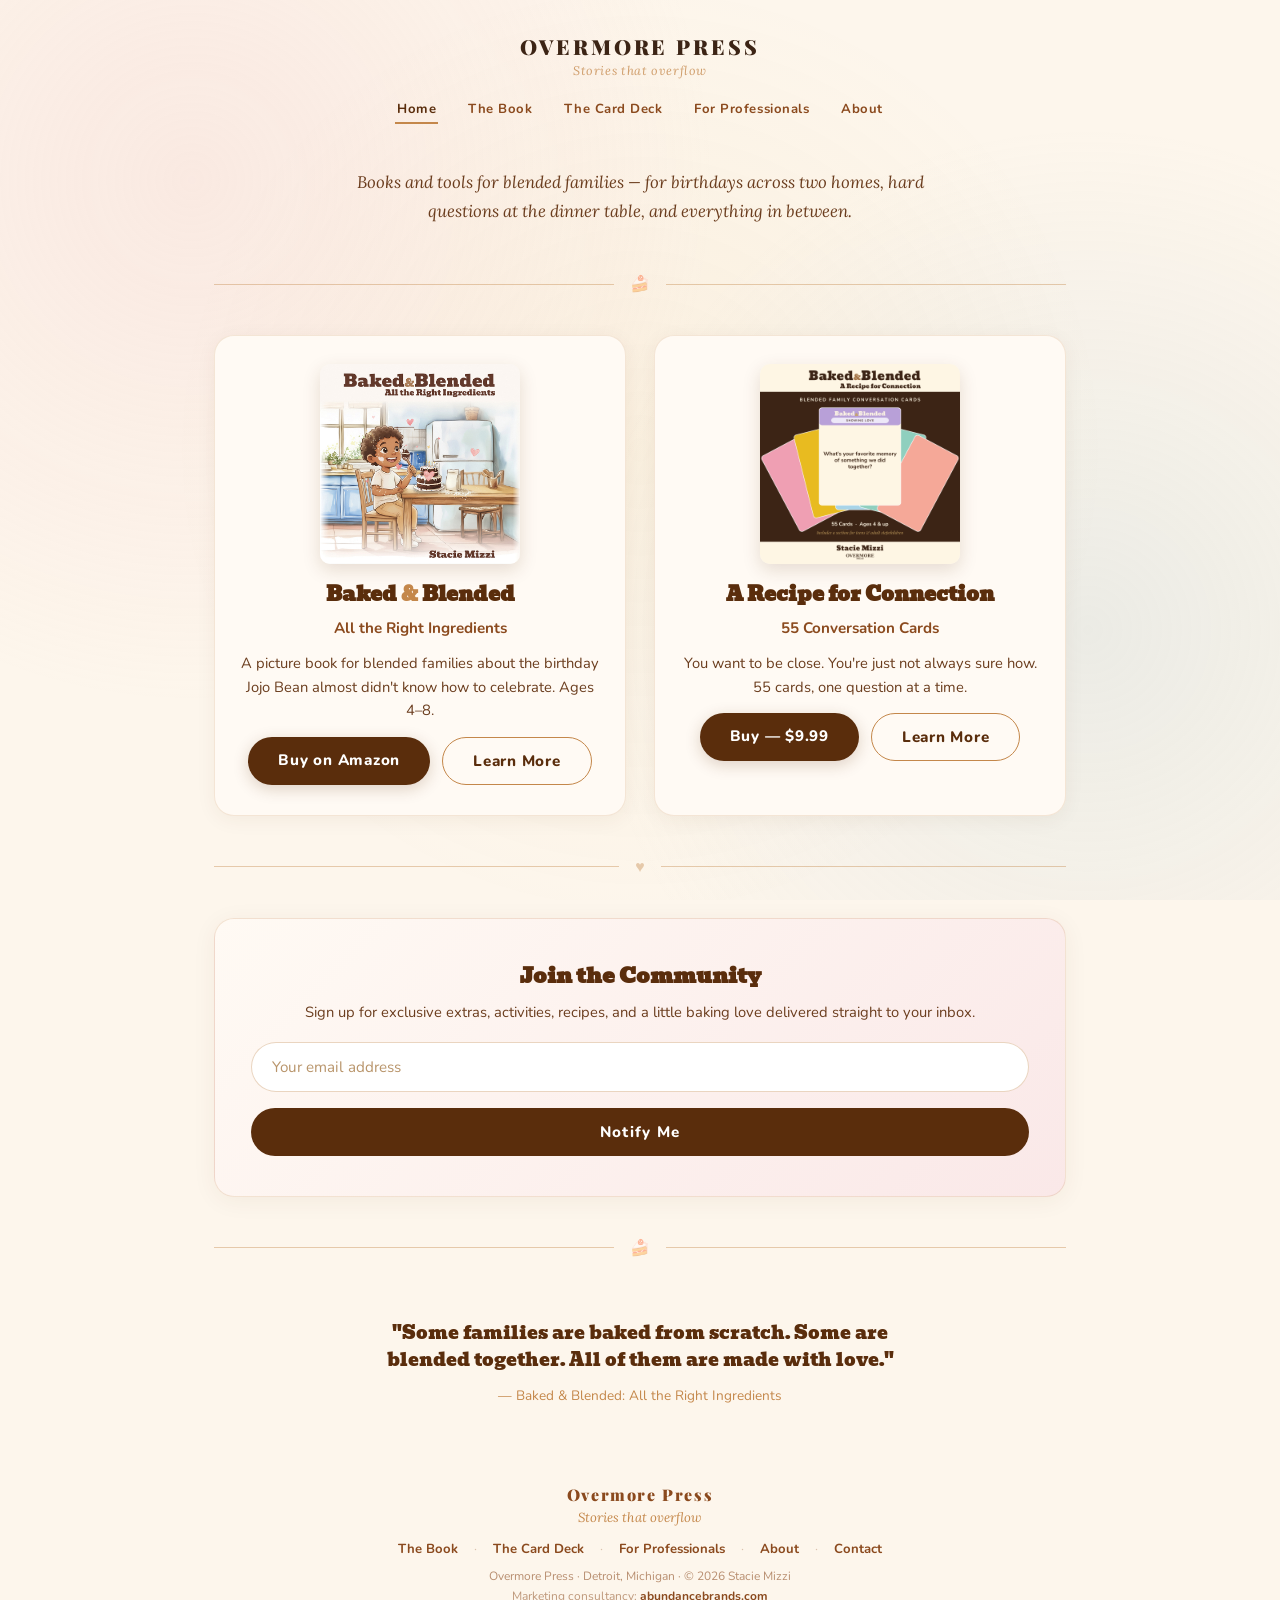
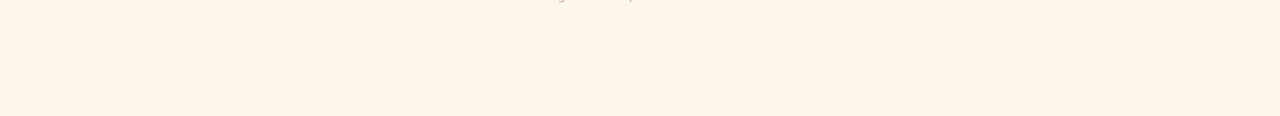
<file: index.html>
<!DOCTYPE html>
<html lang="en">
<head>
  <meta charset="UTF-8" />
  <meta name="viewport" content="width=device-width, initial-scale=1.0"/>
  <title>Overmore Press | Baked & Blended — Books & Resources for Blended Families</title>
  <meta name="description" content="Overmore Press publishes Baked & Blended, a picture book and conversation card deck for blended families and stepparents. Warm, honest stories and tools for the families culture doesn't have great language for yet." />
  <link href="https://fonts.googleapis.com/css2?family=Bevan&family=Playfair+Display:wght@700;900&family=Lora:ital@0;1&family=Nunito:wght@400;600;700;800&display=swap" rel="stylesheet"/>
  <link rel="icon" type="image/x-icon" href="/favicon.ico" />
  <link rel="icon" type="image/png" sizes="32x32" href="/images/favicon/favicon-32x32.png" />
  <link rel="icon" type="image/png" sizes="16x16" href="/images/favicon/favicon-16x16.png" />
  <link rel="apple-touch-icon" sizes="180x180" href="/images/favicon/apple-touch-icon.png" />
  <link rel="icon" type="image/png" sizes="192x192" href="/images/favicon/android-chrome-192x192.png" />
  <link rel="stylesheet" href="/css/main.css" />
</head>
<body>

  <div class="wrapper">

    <header class="site-header">
      <div class="imprint-name">Overmore Press</div>
      <div class="imprint-tagline">Stories that overflow</div>
      <nav class="site-nav" aria-label="Primary">
        <a href="/" aria-current="page">Home</a>
        <a href="/baked-blended/all-the-right-ingredients.html">The Book</a>
        <a href="/baked-blended/a-recipe-for-connection.html">The Card Deck</a>
        <a href="/baked-blended/for-professionals.html">For Professionals</a>
        <a href="/about.html">About</a>
      </nav>
    </header>

    <!-- Intro -->
    <section style="text-align:center; padding: 24px 0 8px; max-width: 620px; margin: 0 auto;">
      <p style="font-family:'Lora', serif; font-style: italic; font-size: 1.05rem; line-height: 1.7; color: var(--text-mid);">
        Books and tools for blended families — for birthdays across two homes, hard questions at the dinner table, and everything in between.
      </p>
    </section>

    <div class="divider">
      <div class="divider-line"></div>
      <span class="divider-icon">🍰</span>
      <div class="divider-line"></div>
    </div>

    <!-- Product hub -->
    <div class="product-grid">

      <div class="product-card">
        <a href="/baked-blended/all-the-right-ingredients.html" style="text-decoration:none;">
          <img src="/cover.jpg" alt="Baked & Blended: All the Right Ingredients book cover" />
          <h3>Baked <span style="color:var(--brown-light);">&amp;</span> Blended</h3>
          <p class="tagline">All the Right Ingredients</p>
          <p class="desc">A picture book for blended families about the birthday Jojo Bean almost didn't know how to celebrate. Ages 4–8.</p>
        </a>
        <div class="btn-row" style="justify-content:center;">
          <a class="btn btn-primary" href="https://a.co/d/0hGaxpVx" target="_blank" rel="noopener">Buy on Amazon</a>
          <a class="btn btn-secondary" href="/baked-blended/all-the-right-ingredients.html">Learn More</a>
        </div>
      </div>

      <div class="product-card">
        <a href="/baked-blended/a-recipe-for-connection.html" style="text-decoration:none;">
          <img src="/images/card-deck/cover.png" alt="Baked & Blended: A Recipe for Connection card deck cover" />
          <h3>A Recipe for Connection</h3>
          <p class="tagline">55 Conversation Cards</p>
          <p class="desc">You want to be close. You're just not always sure how. 55 cards, one question at a time.</p>
        </a>
        <div class="btn-row" style="justify-content:center;">
          <a class="btn btn-primary" href="https://www.etsy.com/uk/listing/4538970796/baked-blended-a-recipe-for-connection-55" target="_blank" rel="noopener">Buy — $9.99</a>
          <a class="btn btn-secondary" href="/baked-blended/a-recipe-for-connection.html">Learn More</a>
        </div>
      </div>

    </div>

    <div class="divider">
      <div class="divider-line"></div>
      <span class="divider-icon">♥</span>
      <div class="divider-line"></div>
    </div>

    <!-- Email Capture -->
    <section class="email-section">
      <h2>Join the Community</h2>
      <p>Sign up for exclusive extras, activities, recipes, and a little baking love delivered straight to your inbox.</p>

      <div id="mc_embed_shell">
        <style>
          #mc_embed_signup { background: transparent !important; font-family: 'Nunito', sans-serif !important; width: 100% !important; }
          #mc_embed_signup h2 { display: none; }
          #mc_embed_signup .indicates-required { display: none; }
          #mc_embed_signup .mc-field-group { margin-bottom: 12px; }
          #mc_embed_signup .mc-field-group label { display: none; }
          #mc_embed_signup input.email {
            width: 100% !important; padding: 14px 20px !important;
            border: 1.5px solid rgba(196,135,74,0.35) !important; border-radius: 50px !important;
            font-family: 'Nunito', sans-serif !important; font-size: 0.95rem !important;
            color: var(--text-dark) !important; background: white !important;
            box-sizing: border-box !important; outline: none !important;
            transition: border-color 0.2s ease !important;
          }
          #mc_embed_signup input.email:focus { border-color: var(--brown-light) !important; }
          #mc_embed_signup input.email::placeholder { color: #b8946a; }
          #mc_embed_signup .button {
            width: 100% !important; background: var(--brown-dark) !important; color: white !important;
            font-family: 'Nunito', sans-serif !important; font-weight: 800 !important; font-size: 0.95rem !important;
            letter-spacing: 0.08em !important; padding: 14px 20px !important; border: none !important;
            border-radius: 50px !important; cursor: pointer !important;
            transition: background 0.2s ease, transform 0.15s ease !important; margin-top: 4px !important;
          }
          #mc_embed_signup .button:hover { background: var(--brown-mid) !important; transform: translateY(-1px) !important; }
          #mc_embed_signup .foot { flex-direction: column; gap: 8px; }
          #mc_embed_signup .optionalParent { margin-top: 0; }
          #mc_embed_signup div.mce_inline_error { background: transparent !important; color: #c0392b !important; font-size: 0.8rem !important; padding: 4px 0 !important; }
          #mc_embed_signup #mce-success-response { color: var(--brown-dark) !important; font-weight: 700 !important; font-size: 0.9rem !important; padding: 8px 0 !important; }
          #mc_embed_signup .optionalParent p { display: none !important; }
        </style>
        <div id="mc_embed_signup">
          <form action="https://overmorepress.us5.list-manage.com/subscribe/post?u=45629bc54ec881c3ac927d8b1&amp;id=a9775dd2db&amp;f_id=00acc1e1f0" method="post" id="mc-embedded-subscribe-form" name="mc-embedded-subscribe-form" class="validate" target="_blank">
            <div id="mc_embed_signup_scroll">
              <div class="mc-field-group">
                <label for="mce-EMAIL">Email Address</label>
                <input type="email" name="EMAIL" class="required email" id="mce-EMAIL" required="" value="" placeholder="Your email address">
              </div>
              <div id="mce-responses" class="clear foot">
                <div class="response" id="mce-error-response" style="display: none;"></div>
                <div class="response" id="mce-success-response" style="display: none;"></div>
              </div>
              <div aria-hidden="true" style="position: absolute; left: -5000px;">
                <input type="text" name="b_45629bc54ec881c3ac927d8b1_a9775dd2db" tabindex="-1" value="">
              </div>
              <div class="optionalParent">
                <div class="clear foot">
                  <input type="submit" name="subscribe" id="mc-embedded-subscribe" class="button" value="Notify Me">
                </div>
              </div>
            </div>
          </form>
        </div>
        <script src="https://code.jquery.com/jquery-3.7.1.min.js"></script>
        <script type="text/javascript" src="//s3.amazonaws.com/downloads.mailchimp.com/js/mc-validate.js"></script>
        <script type="text/javascript">(function($) {window.fnames = new Array(); window.ftypes = new Array();fnames[0]='EMAIL';ftypes[0]='email';}(jQuery));var $mcj = jQuery.noConflict(true);</script>
      </div>
    </section>

    <div class="divider">
      <div class="divider-line"></div>
      <span class="divider-icon">🍰</span>
      <div class="divider-line"></div>
    </div>

    <!-- Pull Quote -->
    <div class="pull-quote">
      <blockquote>"Some families are baked from scratch. Some are blended together. All of them are made with love."</blockquote>
      <cite>— Baked &amp; Blended: All the Right Ingredients</cite>
    </div>

    <!-- Footer -->
    <footer>
      <div class="footer-imprint">Overmore Press</div>
      <div class="footer-tagline">Stories that overflow</div>
      <div class="footer-links">
        <a href="/baked-blended/all-the-right-ingredients.html">The Book</a><span>·</span>
        <a href="/baked-blended/a-recipe-for-connection.html">The Card Deck</a><span>·</span>
        <a href="/baked-blended/for-professionals.html">For Professionals</a><span>·</span>
        <a href="/about.html">About</a><span>·</span>
        <a href="mailto:info@overmorepress.com">Contact</a>
      </div>
      <div class="footer-fine">Overmore Press · Detroit, Michigan · © 2026 Stacie Mizzi</div>
      <div class="footer-consultancy">Marketing consultancy: <a href="https://www.abundancebrands.com" target="_blank" rel="noopener">abundancebrands.com</a></div>
    </footer>

  </div>

</body>
</html>
</file>
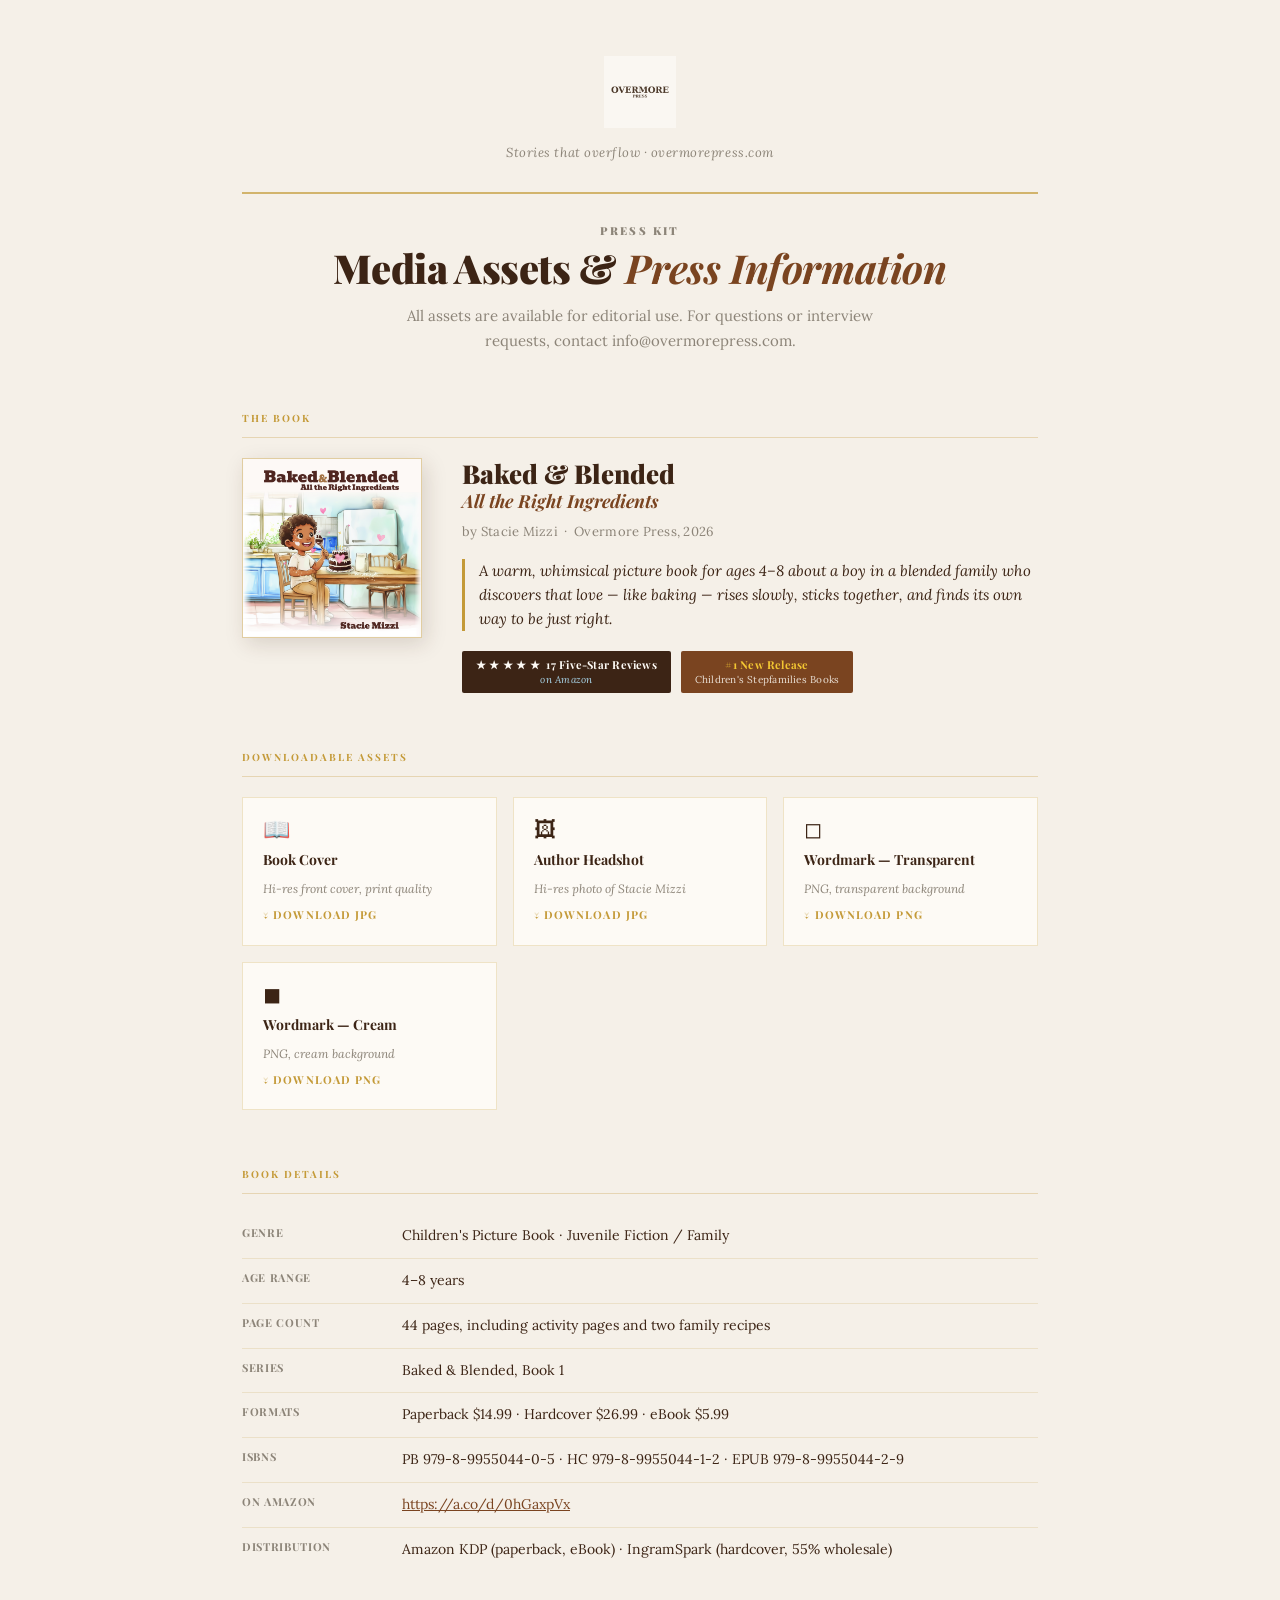
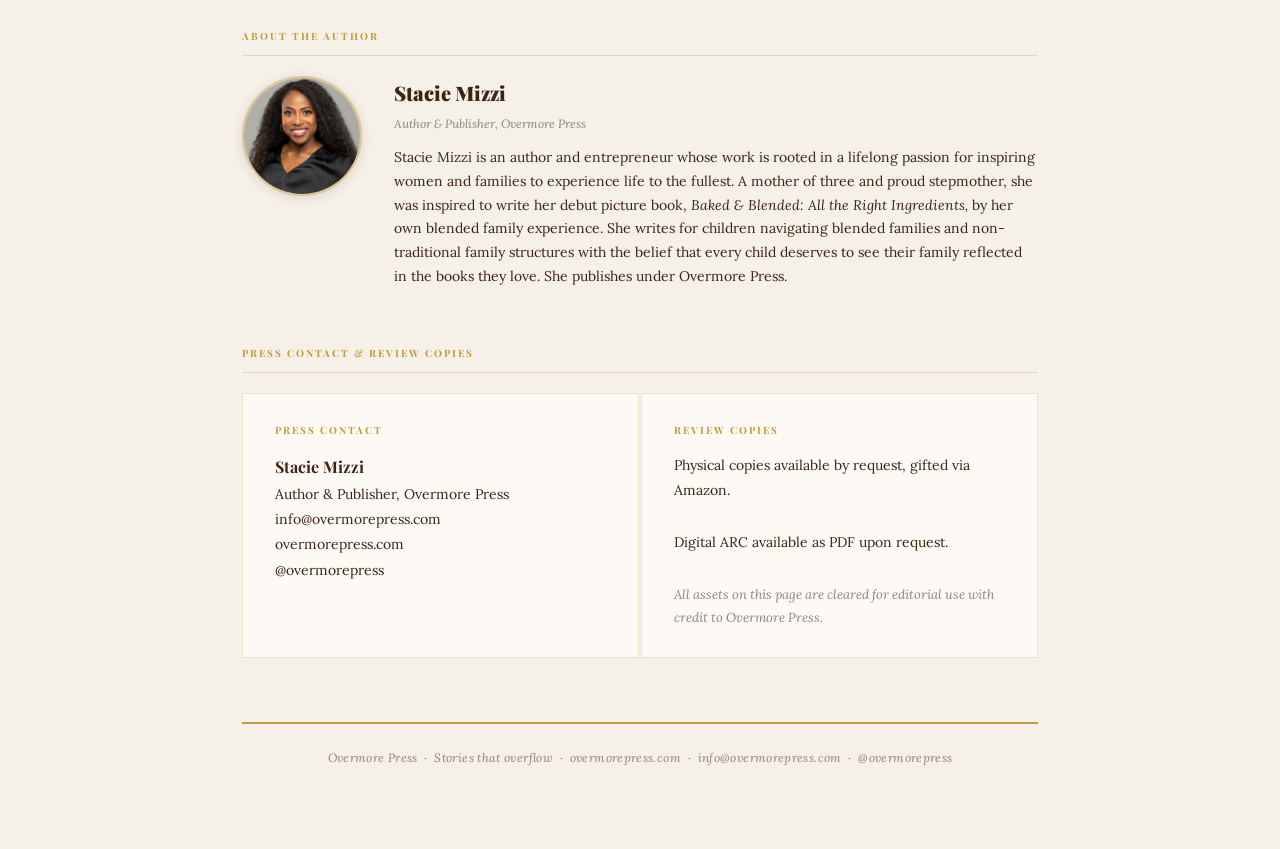
<file: press/index.html>
<!DOCTYPE html>
<html lang="en">
<head>
  <meta charset="UTF-8" />
  <meta name="viewport" content="width=device-width, initial-scale=1.0" />
  <title>Press Assets — Overmore Press</title>
  <link rel="preconnect" href="https://fonts.googleapis.com" />
  <link rel="preconnect" href="https://fonts.gstatic.com" crossorigin />
  <link href="https://fonts.googleapis.com/css2?family=Playfair+Display:ital,wght@0,700;0,900;1,700&family=Lora:ital,wght@0,400;0,600;1,400&display=swap" rel="stylesheet" />

  <style>
    /* ── Tokens ────────────────────────────────────────────────────────────── */
    :root {
      --brown:     #3C2415;
      --parchment: #F5F0E8;
      --gold:      #C49A38;
      --ash:       #8C8478;
      --cocoa:     #7A4420;
      --cream:     #FDFAF5;
      --sky:       #A8D4E8;
      --pink:      #EF9FB3;
    }

    /* ── Reset ─────────────────────────────────────────────────────────────── */
    *, *::before, *::after { box-sizing: border-box; margin: 0; padding: 0; }

    body {
      background: var(--parchment);
      color: var(--brown);
      font-family: 'Lora', Georgia, serif;
      font-size: 16px;
      line-height: 1.7;
      -webkit-font-smoothing: antialiased;
    }

    /* ── Layout ────────────────────────────────────────────────────────────── */
    .page {
      max-width: 860px;
      margin: 0 auto;
      padding: 0 32px 80px;
    }

    /* ── Header ────────────────────────────────────────────────────────────── */
    header {
      text-align: center;
      padding: 56px 0 0;
      animation: fadeUp 0.6s ease both;
    }

    .wordmark img {
      height: 72px;
      width: auto;
    }

    .tagline {
      font-family: 'Lora', Georgia, serif;
      font-style: italic;
      font-size: 13px;
      color: var(--ash);
      letter-spacing: 0.04em;
      margin-top: 6px;
    }

    .gold-rule {
      border: none;
      border-bottom: 2px solid var(--gold);
      margin: 28px 0;
      opacity: 0.7;
    }

    .page-label {
      font-family: 'Playfair Display', Georgia, serif;
      font-weight: 900;
      font-size: 11px;
      letter-spacing: 0.22em;
      text-transform: uppercase;
      color: var(--ash);
      margin-bottom: 4px;
    }

    header h1 {
      font-family: 'Playfair Display', Georgia, serif;
      font-weight: 900;
      font-size: clamp(28px, 5vw, 40px);
      color: var(--brown);
      line-height: 1.15;
      letter-spacing: -0.01em;
    }

    header h1 em {
      font-style: italic;
      color: var(--cocoa);
      font-weight: 700;
    }

    header p.intro {
      font-size: 15px;
      color: var(--ash);
      max-width: 480px;
      margin: 12px auto 0;
    }

    /* ── Sections ──────────────────────────────────────────────────────────── */
    section {
      margin-top: 56px;
      animation: fadeUp 0.6s ease both;
    }

    section:nth-child(2) { animation-delay: 0.08s; }
    section:nth-child(3) { animation-delay: 0.16s; }
    section:nth-child(4) { animation-delay: 0.24s; }
    section:nth-child(5) { animation-delay: 0.32s; }

    .section-label {
      font-family: 'Playfair Display', Georgia, serif;
      font-weight: 700;
      font-size: 10px;
      letter-spacing: 0.2em;
      text-transform: uppercase;
      color: var(--gold);
      margin-bottom: 20px;
      padding-bottom: 10px;
      border-bottom: 1px solid rgba(196,154,56,0.3);
    }

    /* ── Book hero block ───────────────────────────────────────────────────── */
    .book-hero {
      display: grid;
      grid-template-columns: 180px 1fr;
      gap: 40px;
      align-items: start;
    }

    .book-cover {
      width: 180px;
      border: 1px solid rgba(196,154,56,0.4);
      box-shadow: 4px 6px 20px rgba(60,36,21,0.15);
      display: block;
    }

    .book-info h2 {
      font-family: 'Playfair Display', Georgia, serif;
      font-weight: 900;
      font-size: 26px;
      line-height: 1.2;
      color: var(--brown);
    }

    .book-info h2 em {
      display: block;
      font-style: italic;
      font-weight: 700;
      font-size: 18px;
      color: var(--cocoa);
      margin-top: 2px;
    }

    .book-info .byline {
      font-size: 13px;
      color: var(--ash);
      margin: 8px 0 16px;
      letter-spacing: 0.02em;
    }

    .book-info .pitch {
      font-style: italic;
      font-size: 15px;
      color: var(--brown);
      border-left: 3px solid var(--gold);
      padding-left: 14px;
      margin-bottom: 20px;
      line-height: 1.6;
    }

    /* Badges */
    .badges {
      display: flex;
      gap: 10px;
      flex-wrap: wrap;
    }

    .badge {
      font-family: 'Playfair Display', Georgia, serif;
      font-weight: 700;
      font-size: 11px;
      padding: 6px 14px;
      border-radius: 2px;
      letter-spacing: 0.02em;
      line-height: 1.4;
      text-align: center;
    }

    .badge-dark {
      background: var(--brown);
      color: var(--cream);
    }

    .badge-dark span {
      display: block;
      font-family: 'Lora', Georgia, serif;
      font-style: italic;
      font-weight: 400;
      font-size: 10px;
      color: var(--sky);
      margin-top: 1px;
    }

    .badge-cocoa {
      background: var(--cocoa);
      color: #F2C632;
    }

    .badge-cocoa span {
      display: block;
      font-family: 'Lora', Georgia, serif;
      font-weight: 400;
      font-size: 10px;
      color: rgba(253,250,245,0.85);
      margin-top: 1px;
    }

    /* ── Asset grid ────────────────────────────────────────────────────────── */
    .asset-grid {
      display: grid;
      grid-template-columns: repeat(auto-fill, minmax(200px, 1fr));
      gap: 16px;
    }

    .asset-card {
      background: var(--cream);
      border: 1px solid rgba(196,154,56,0.25);
      padding: 20px;
      text-decoration: none;
      color: var(--brown);
      transition: border-color 0.2s, box-shadow 0.2s, transform 0.2s;
      display: flex;
      flex-direction: column;
      gap: 8px;
    }

    .asset-card:hover {
      border-color: var(--gold);
      box-shadow: 0 4px 16px rgba(60,36,21,0.1);
      transform: translateY(-2px);
    }

    .asset-icon {
      font-size: 22px;
      line-height: 1;
    }

    .asset-name {
      font-family: 'Playfair Display', Georgia, serif;
      font-weight: 700;
      font-size: 14px;
      color: var(--brown);
    }

    .asset-desc {
      font-size: 12px;
      color: var(--ash);
      font-style: italic;
      line-height: 1.5;
    }

    .asset-dl {
      margin-top: auto;
      font-size: 11px;
      font-family: 'Playfair Display', Georgia, serif;
      font-weight: 700;
      letter-spacing: 0.1em;
      text-transform: uppercase;
      color: var(--gold);
    }

    /* ── Book details table ────────────────────────────────────────────────── */
    .details-table {
      width: 100%;
      border-collapse: collapse;
      font-size: 14px;
    }

    .details-table tr {
      border-bottom: 1px solid rgba(196,154,56,0.18);
    }

    .details-table tr:last-child {
      border-bottom: none;
    }

    .details-table td {
      padding: 10px 0;
      vertical-align: top;
    }

    .details-table td:first-child {
      font-family: 'Playfair Display', Georgia, serif;
      font-weight: 700;
      font-size: 11px;
      letter-spacing: 0.06em;
      text-transform: uppercase;
      color: var(--ash);
      width: 160px;
      padding-right: 24px;
    }

    .details-table td a {
      color: var(--cocoa);
    }

    /* ── Author block ──────────────────────────────────────────────────────── */
    .author-block {
      display: grid;
      grid-template-columns: 120px 1fr;
      gap: 32px;
      align-items: start;
    }

    .author-photo {
      width: 120px;
      height: 120px;
      object-fit: cover;
      border-radius: 50%;
      border: 2px solid rgba(196,154,56,0.5);
      box-shadow: 0 2px 12px rgba(60,36,21,0.12);
      display: block;
    }

    .author-name {
      font-family: 'Playfair Display', Georgia, serif;
      font-weight: 900;
      font-size: 20px;
      color: var(--brown);
      margin-bottom: 4px;
    }

    .author-title {
      font-size: 12px;
      color: var(--ash);
      font-style: italic;
      margin-bottom: 12px;
    }

    .author-bio {
      font-size: 14px;
      color: var(--brown);
      line-height: 1.7;
    }

    /* ── Contact block ─────────────────────────────────────────────────────── */
    .contact-grid {
      display: grid;
      grid-template-columns: 1fr 1fr;
      gap: 2px;
    }

    .contact-card {
      background: var(--cream);
      border: 1px solid rgba(196,154,56,0.25);
      padding: 28px 32px;
    }

    .contact-card h3 {
      font-family: 'Playfair Display', Georgia, serif;
      font-weight: 700;
      font-size: 10px;
      letter-spacing: 0.2em;
      text-transform: uppercase;
      color: var(--gold);
      margin-bottom: 14px;
    }

    .contact-card p, .contact-card a {
      font-size: 14px;
      color: var(--brown);
      display: block;
      line-height: 1.8;
      text-decoration: none;
    }

    .contact-card a:hover {
      color: var(--cocoa);
      text-decoration: underline;
    }

    .contact-card strong {
      font-family: 'Playfair Display', Georgia, serif;
      font-weight: 700;
      font-size: 16px;
      display: block;
      margin-bottom: 2px;
    }

    /* ── Footer ────────────────────────────────────────────────────────────── */
    footer {
      margin-top: 64px;
      padding-top: 24px;
      border-top: 2px solid var(--gold);
      text-align: center;
      font-size: 12px;
      font-style: italic;
      color: var(--ash);
      letter-spacing: 0.03em;
      animation: fadeUp 0.6s 0.4s ease both;
    }

    /* ── Animation ─────────────────────────────────────────────────────────── */
    @keyframes fadeUp {
      from { opacity: 0; transform: translateY(16px); }
      to   { opacity: 1; transform: translateY(0); }
    }

    /* ── Responsive ────────────────────────────────────────────────────────── */
    @media (max-width: 620px) {
      .page { padding: 0 20px 60px; }
      .book-hero { grid-template-columns: 1fr; }
      .book-cover { width: 140px; }
      .author-block { grid-template-columns: 1fr; }
      .author-photo { width: 90px; height: 90px; }
      .contact-grid { grid-template-columns: 1fr; }
      .asset-grid { grid-template-columns: 1fr 1fr; }
    }
  </style>
</head>
<body>
  <div class="page">

    <!-- ── Header ─────────────────────────────────────────────────────────── -->
    <header>
      <div class="wordmark">
        <img src="Overmore_Wordmark_Cream.png" alt="Overmore Press" />
      </div>
      <p class="tagline">Stories that overflow · overmorepress.com</p>
      <hr class="gold-rule" />
      <p class="page-label">Press Kit</p>
      <h1>Media Assets &amp; <em>Press Information</em></h1>
      <p class="intro">All assets are available for editorial use. For questions or interview requests, contact info@overmorepress.com.</p>
    </header>

    <!-- ── Book ───────────────────────────────────────────────────────────── -->
    <section>
      <p class="section-label">The Book</p>
      <div class="book-hero">
        <img src="BB_Cover_HiRes.jpg" alt="Baked & Blended: All the Right Ingredients book cover" class="book-cover" />
        <div class="book-info">
          <h2>Baked &amp; Blended <em>All the Right Ingredients</em></h2>
          <p class="byline">by Stacie Mizzi &nbsp;·&nbsp; Overmore Press, 2026</p>
          <p class="pitch">A warm, whimsical picture book for ages 4–8 about a boy in a blended family who discovers that love — like baking — rises slowly, sticks together, and finds its own way to be just right.</p>
          <div class="badges">
            <div class="badge badge-dark">
              ★ ★ ★ ★ ★&nbsp; 17 Five-Star Reviews
              <span>on Amazon</span>
            </div>
            <div class="badge badge-cocoa">
              #1 New Release
              <span>Children's Stepfamilies Books</span>
            </div>
          </div>
        </div>
      </div>
    </section>

    <!-- ── Assets ─────────────────────────────────────────────────────────── -->
    <section>
      <p class="section-label">Downloadable Assets</p>
      <div class="asset-grid">
        <a href="BB_Cover_HiRes.jpg" download class="asset-card">
          <div class="asset-icon">📖</div>
          <div class="asset-name">Book Cover</div>
          <div class="asset-desc">Hi-res front cover, print quality</div>
          <div class="asset-dl">↓ Download JPG</div>
        </a>
        <a href="Stacie_Mizzi_Headshot.jpg" download class="asset-card">
          <div class="asset-icon">🖼</div>
          <div class="asset-name">Author Headshot</div>
          <div class="asset-desc">Hi-res photo of Stacie Mizzi</div>
          <div class="asset-dl">↓ Download JPG</div>
        </a>
        <a href="Overmore_Wordmark_Transparent.png" download class="asset-card">
          <div class="asset-icon">◻</div>
          <div class="asset-name">Wordmark — Transparent</div>
          <div class="asset-desc">PNG, transparent background</div>
          <div class="asset-dl">↓ Download PNG</div>
        </a>
        <a href="Overmore_Wordmark_Cream.png" download class="asset-card">
          <div class="asset-icon">◼</div>
          <div class="asset-name">Wordmark — Cream</div>
          <div class="asset-desc">PNG, cream background</div>
          <div class="asset-dl">↓ Download PNG</div>
        </a>
      </div>
    </section>

    <!-- ── Book details ────────────────────────────────────────────────────── -->
    <section>
      <p class="section-label">Book Details</p>
      <table class="details-table">
        <tr><td>Genre</td><td>Children's Picture Book · Juvenile Fiction / Family</td></tr>
        <tr><td>Age Range</td><td>4–8 years</td></tr>
        <tr><td>Page Count</td><td>44 pages, including activity pages and two family recipes</td></tr>
        <tr><td>Series</td><td>Baked &amp; Blended, Book 1</td></tr>
        <tr><td>Formats</td><td>Paperback $14.99 · Hardcover $26.99 · eBook $5.99</td></tr>
        <tr><td>ISBNs</td><td>PB 979-8-9955044-0-5 · HC 979-8-9955044-1-2 · EPUB 979-8-9955044-2-9</td></tr>
        <tr><td>On Amazon</td><td><a href="https://a.co/d/0hGaxpVx" target="_blank">https://a.co/d/0hGaxpVx</a></td></tr>
        <tr><td>Distribution</td><td>Amazon KDP (paperback, eBook) · IngramSpark (hardcover, 55% wholesale)</td></tr>
      </table>
    </section>

    <!-- ── Author ─────────────────────────────────────────────────────────── -->
    <section>
      <p class="section-label">About the Author</p>
      <div class="author-block">
        <img src="Stacie_Mizzi_Headshot.jpg" alt="Stacie Mizzi" class="author-photo" />
        <div>
          <p class="author-name">Stacie Mizzi</p>
          <p class="author-title">Author &amp; Publisher, Overmore Press</p>
          <p class="author-bio">Stacie Mizzi is an author and entrepreneur whose work is rooted in a lifelong passion for inspiring women and families to experience life to the fullest. A mother of three and proud stepmother, she was inspired to write her debut picture book, <em>Baked &amp; Blended: All the Right Ingredients,</em> by her own blended family experience. She writes for children navigating blended families and non-traditional family structures with the belief that every child deserves to see their family reflected in the books they love. She publishes under Overmore Press.</p>
        </div>
      </div>
    </section>

    <!-- ── Contact ─────────────────────────────────────────────────────────── -->
    <section>
      <p class="section-label">Press Contact &amp; Review Copies</p>
      <div class="contact-grid">
        <div class="contact-card">
          <h3>Press Contact</h3>
          <strong>Stacie Mizzi</strong>
          <p>Author &amp; Publisher, Overmore Press</p>
          <a href="mailto:info@overmorepress.com">info@overmorepress.com</a>
          <a href="https://overmorepress.com">overmorepress.com</a>
          <a href="https://instagram.com/overmorepress">@overmorepress</a>
        </div>
        <div class="contact-card">
          <h3>Review Copies</h3>
          <p>Physical copies available by request, gifted via Amazon.</p>
          <br />
          <p>Digital ARC available as PDF upon request.</p>
          <br />
          <p style="font-style:italic; color: var(--ash); font-size:13px;">All assets on this page are cleared for editorial use with credit to Overmore Press.</p>
        </div>
      </div>
    </section>

    <!-- ── Footer ─────────────────────────────────────────────────────────── -->
    <footer>
      Overmore Press &nbsp;·&nbsp; Stories that overflow &nbsp;·&nbsp; overmorepress.com &nbsp;·&nbsp; info@overmorepress.com &nbsp;·&nbsp; @overmorepress
    </footer>

  </div>
</body>
</html>
</file>
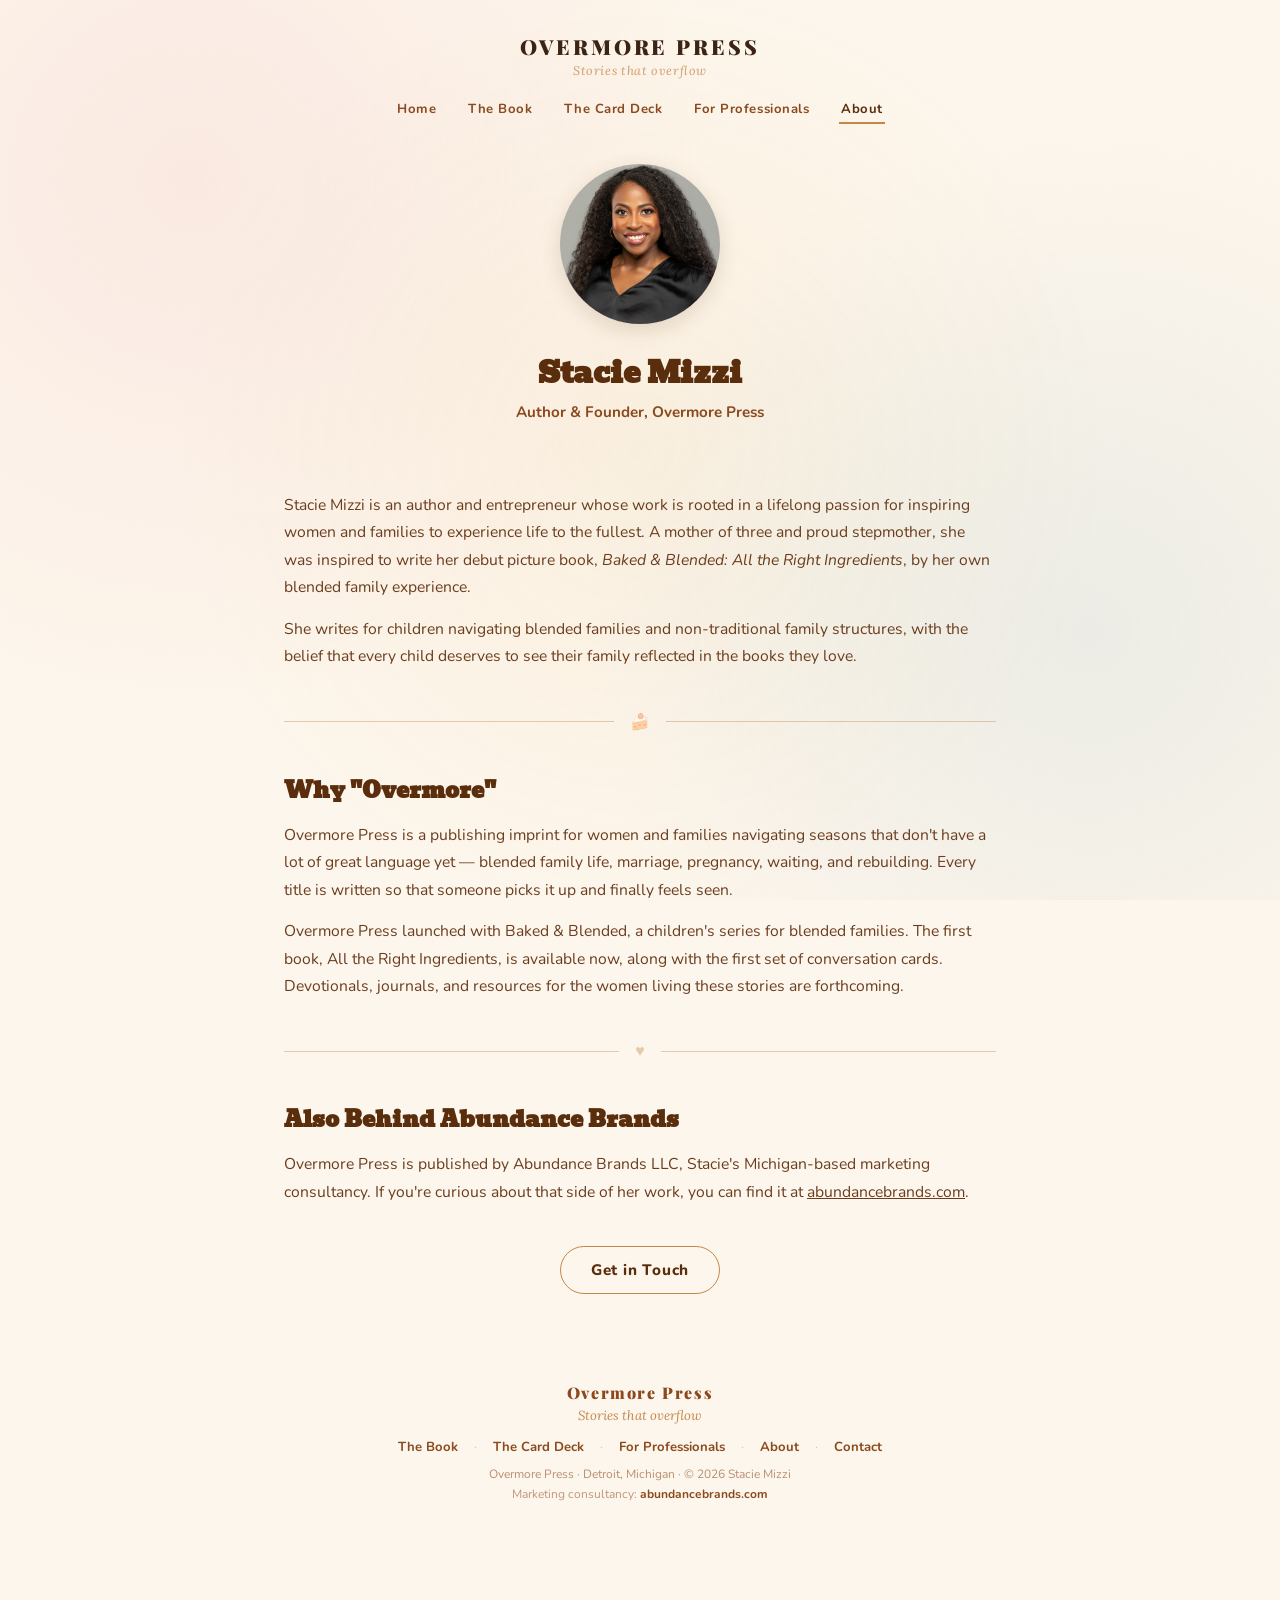
<file: about.html>
<!DOCTYPE html>
<html lang="en">
<head>
  <meta charset="UTF-8" />
  <meta name="viewport" content="width=device-width, initial-scale=1.0"/>
  <title>About Overmore Press &amp; Stacie Mizzi</title>
  <meta name="description" content="Overmore Press is a publishing imprint founded by Stacie Mizzi, author of Baked & Blended, dedicated to stories and tools for blended families." />
  <link href="https://fonts.googleapis.com/css2?family=Bevan&family=Playfair+Display:wght@700;900&family=Lora:ital@0;1&family=Nunito:wght@400;600;700;800&display=swap" rel="stylesheet"/>
  <link rel="icon" type="image/x-icon" href="/favicon.ico" />
  <link rel="icon" type="image/png" sizes="32x32" href="/images/favicon/favicon-32x32.png" />
  <link rel="icon" type="image/png" sizes="16x16" href="/images/favicon/favicon-16x16.png" />
  <link rel="apple-touch-icon" sizes="180x180" href="/images/favicon/apple-touch-icon.png" />
  <link rel="icon" type="image/png" sizes="192x192" href="/images/favicon/android-chrome-192x192.png" />
  <link rel="stylesheet" href="/css/main.css" />
</head>
<body>

  <div class="wrapper wrapper--narrow">

    <header class="site-header">
      <a class="imprint-link" href="/"><div class="imprint-name">Overmore Press</div></a>
      <div class="imprint-tagline">Stories that overflow</div>
      <nav class="site-nav" aria-label="Primary">
        <a href="/">Home</a>
        <a href="/baked-blended/all-the-right-ingredients.html">The Book</a>
        <a href="/baked-blended/a-recipe-for-connection.html">The Card Deck</a>
        <a href="/baked-blended/for-professionals.html">For Professionals</a>
        <a href="/about.html" aria-current="page">About</a>
      </nav>
    </header>

    <section class="about-hero">
      <img src="/images/stacie-mizzi-headshot.jpg" alt="Stacie Mizzi, founder of Overmore Press" />
      <h1>Stacie Mizzi</h1>
      <p class="role">Author &amp; Founder, Overmore Press</p>
    </section>

    <section class="content-section">
      <p>Stacie Mizzi is an author and entrepreneur whose work is rooted in a lifelong passion for inspiring women and families to experience life to the fullest. A mother of three and proud stepmother, she was inspired to write her debut picture book, <em>Baked &amp; Blended: All the Right Ingredients</em>, by her own blended family experience.</p>
      <p>She writes for children navigating blended families and non-traditional family structures, with the belief that every child deserves to see their family reflected in the books they love.</p>
    </section>

    <div class="divider"><div class="divider-line"></div><span class="divider-icon">🍰</span><div class="divider-line"></div></div>

    <section class="content-section">
      <h2>Why "Overmore"</h2>
      <p>Overmore Press is a publishing imprint for women and families navigating seasons that don't have a lot of great language yet — blended family life, marriage, pregnancy, waiting, and rebuilding. Every title is written so that someone picks it up and finally feels seen.</p>
      <p>Overmore Press launched with Baked &amp; Blended, a children's series for blended families. The first book, All the Right Ingredients, is available now, along with the first set of conversation cards. Devotionals, journals, and resources for the women living these stories are forthcoming.</p>
    </section>

    <div class="divider"><div class="divider-line"></div><span class="divider-icon">♥</span><div class="divider-line"></div></div>

    <section class="content-section">
      <h2>Also Behind Abundance Brands</h2>
      <p>Overmore Press is published by Abundance Brands LLC, Stacie's Michigan-based marketing consultancy. If you're curious about that side of her work, you can find it at <a href="https://www.abundancebrands.com" target="_blank" rel="noopener">abundancebrands.com</a>.</p>
    </section>

    <section class="content-section" style="text-align:center;">
      <a class="btn btn-secondary" href="mailto:info@overmorepress.com">Get in Touch</a>
    </section>

    <!-- Footer -->
    <footer>
      <div class="footer-imprint">Overmore Press</div>
      <div class="footer-tagline">Stories that overflow</div>
      <div class="footer-links">
        <a href="/baked-blended/all-the-right-ingredients.html">The Book</a><span>·</span>
        <a href="/baked-blended/a-recipe-for-connection.html">The Card Deck</a><span>·</span>
        <a href="/baked-blended/for-professionals.html">For Professionals</a><span>·</span>
        <a href="/about.html">About</a><span>·</span>
        <a href="mailto:info@overmorepress.com">Contact</a>
      </div>
      <div class="footer-fine">Overmore Press · Detroit, Michigan · © 2026 Stacie Mizzi</div>
      <div class="footer-consultancy">Marketing consultancy: <a href="https://www.abundancebrands.com" target="_blank" rel="noopener">abundancebrands.com</a></div>
    </footer>

  </div>

</body>
</html>
</file>
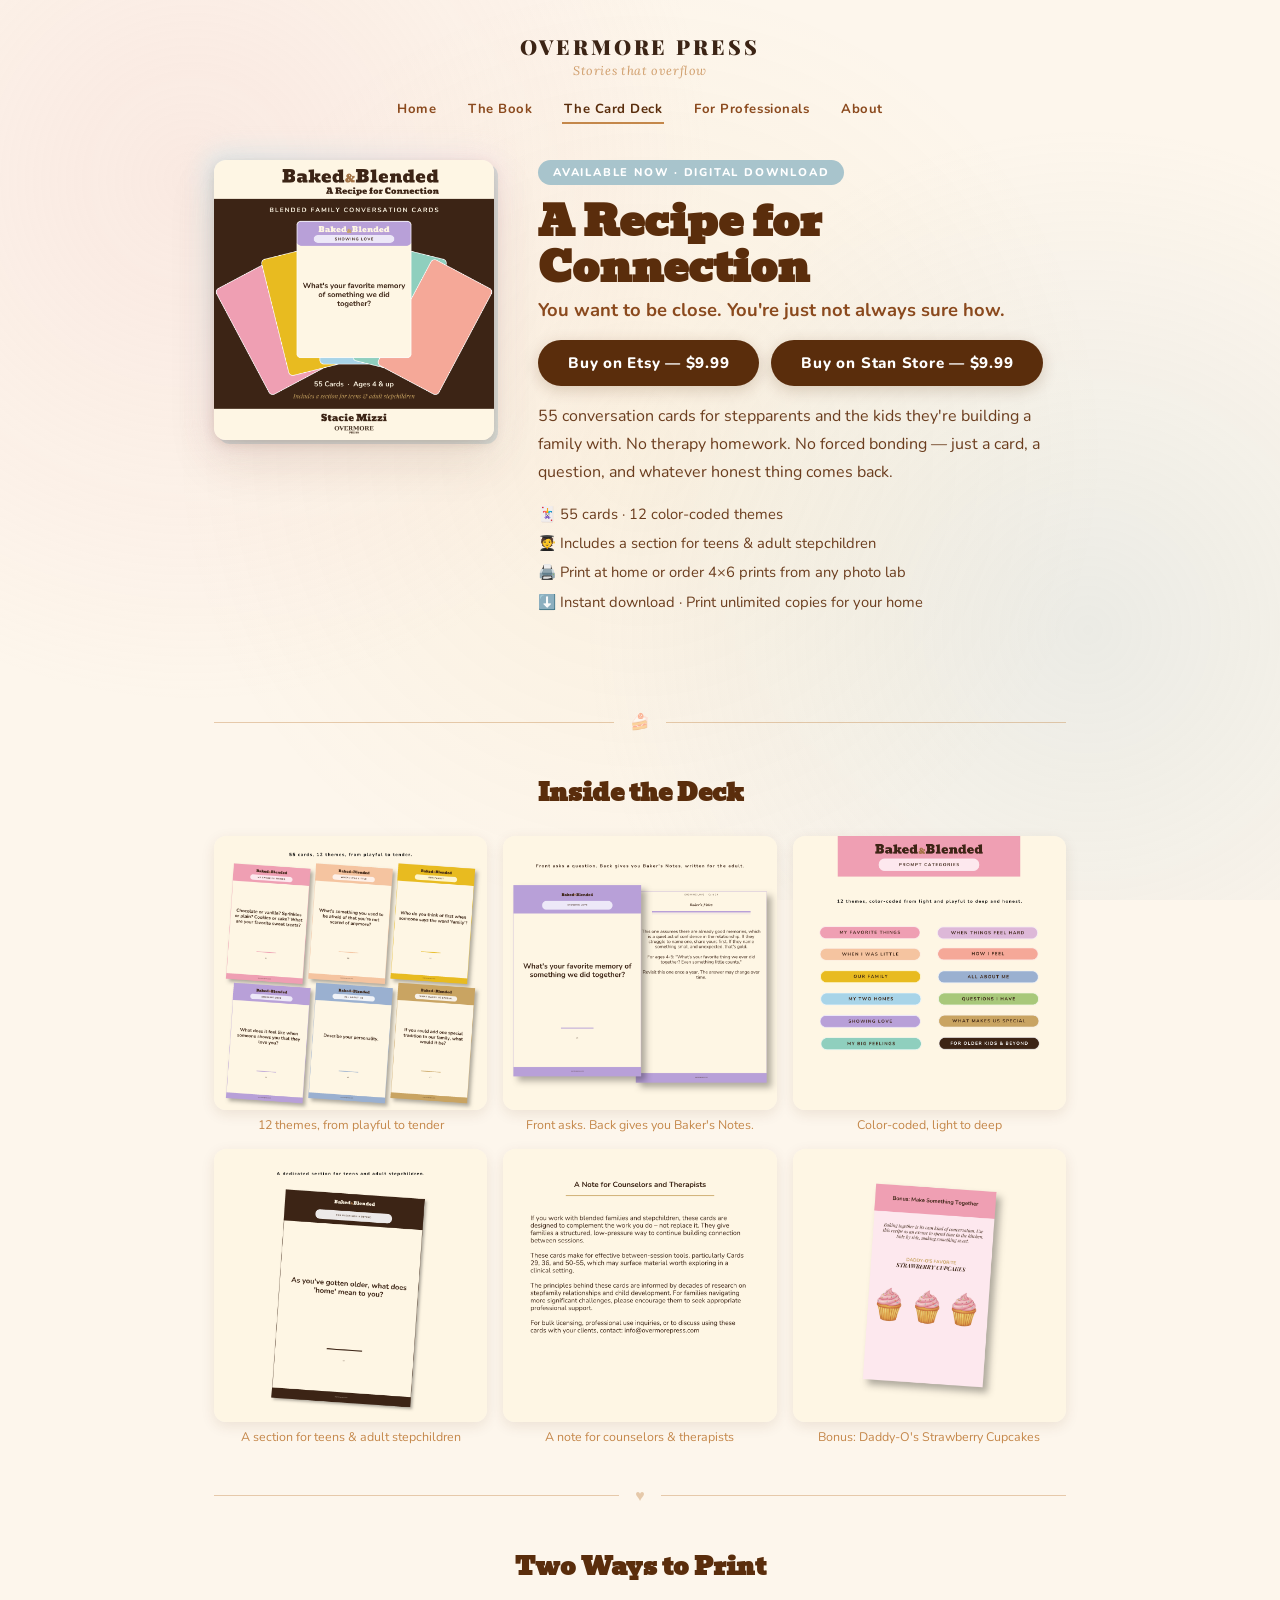
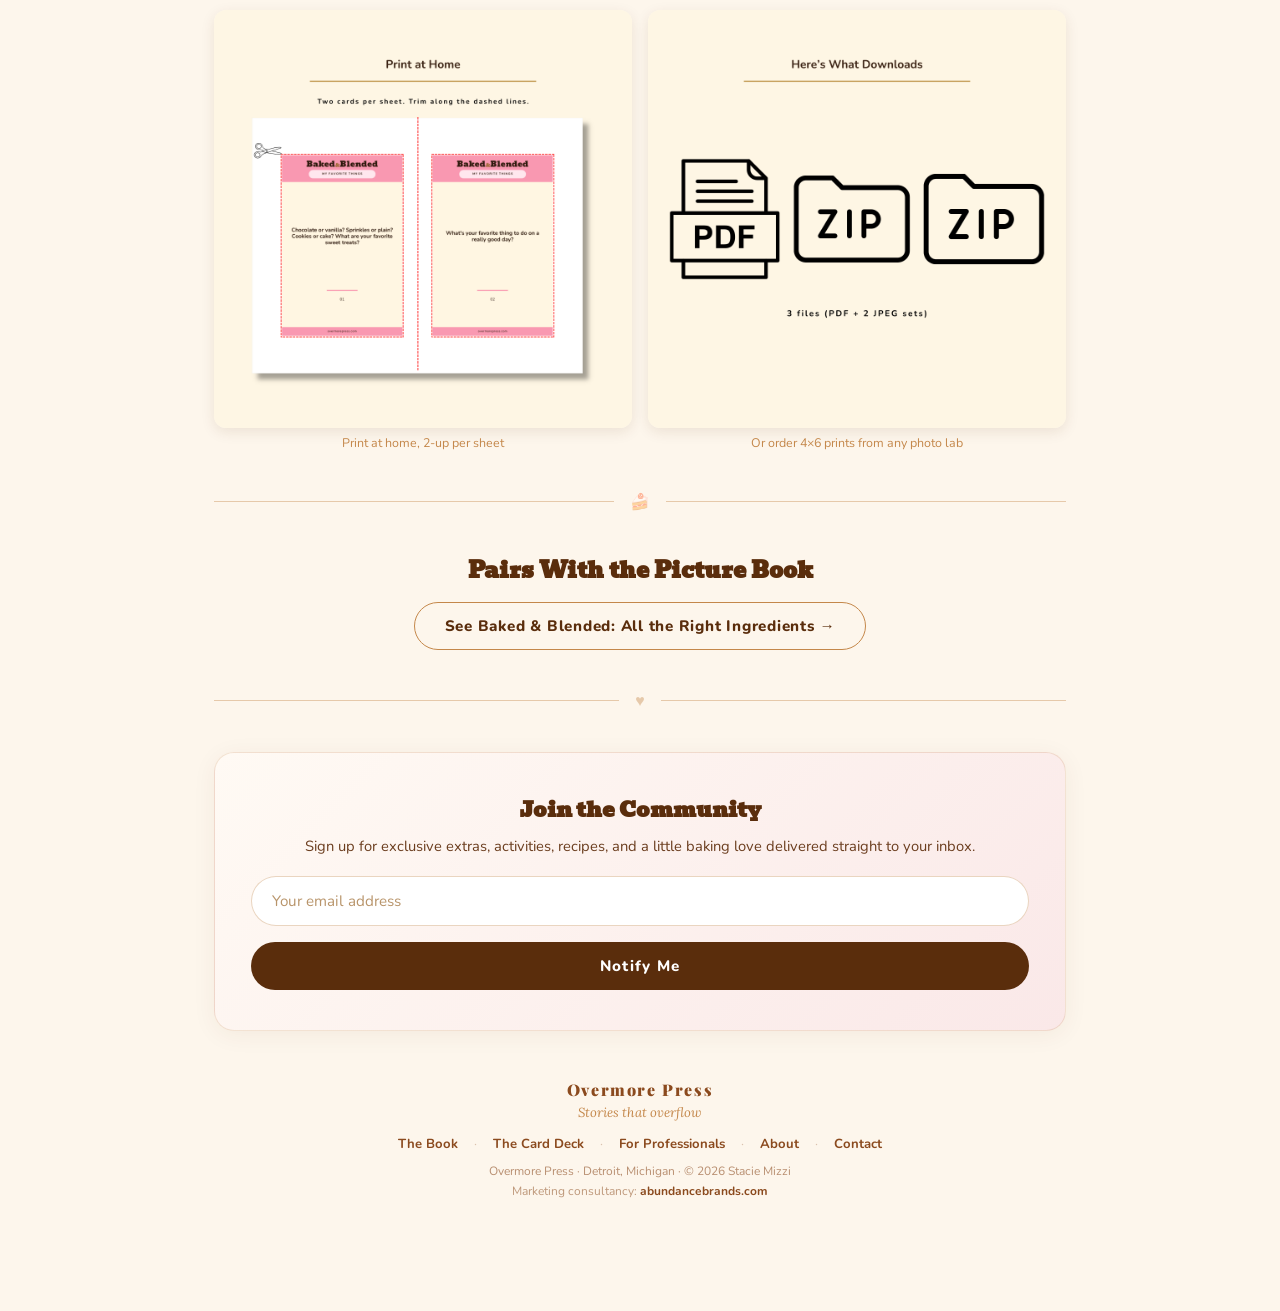
<file: baked-blended/a-recipe-for-connection.html>
<!DOCTYPE html>
<html lang="en">
<head>
  <meta charset="UTF-8" />
  <meta name="viewport" content="width=device-width, initial-scale=1.0"/>
  <title>A Recipe for Connection — Blended Family Conversation Cards | Overmore Press</title>
  <meta name="description" content="55 conversation cards for blended families, stepparents, and kids navigating two homes. A companion to the Baked & Blended picture book. Digital download, $9.99." />
  <link href="https://fonts.googleapis.com/css2?family=Bevan&family=Playfair+Display:wght@700;900&family=Lora:ital@0;1&family=Nunito:wght@400;600;700;800&display=swap" rel="stylesheet"/>
  <link rel="icon" type="image/x-icon" href="/favicon.ico" />
  <link rel="icon" type="image/png" sizes="32x32" href="/images/favicon/favicon-32x32.png" />
  <link rel="icon" type="image/png" sizes="16x16" href="/images/favicon/favicon-16x16.png" />
  <link rel="apple-touch-icon" sizes="180x180" href="/images/favicon/apple-touch-icon.png" />
  <link rel="icon" type="image/png" sizes="192x192" href="/images/favicon/android-chrome-192x192.png" />
  <link rel="stylesheet" href="/css/main.css" />
</head>
<body>

  <div class="wrapper">

    <header class="site-header">
      <a class="imprint-link" href="/"><div class="imprint-name">Overmore Press</div></a>
      <div class="imprint-tagline">Stories that overflow</div>
      <nav class="site-nav" aria-label="Primary">
        <a href="/">Home</a>
        <a href="/baked-blended/all-the-right-ingredients.html">The Book</a>
        <a href="/baked-blended/a-recipe-for-connection.html" aria-current="page">The Card Deck</a>
        <a href="/baked-blended/for-professionals.html">For Professionals</a>
        <a href="/about.html">About</a>
      </nav>
    </header>

    <!-- Hero -->
    <section class="hero">
      <div class="hero-cover-wrap">
        <img class="hero-cover" src="/images/card-deck/cover.png" alt="Baked & Blended: A Recipe for Connection - 55 blended family conversation cards" />
      </div>
      <div class="hero-text">
        <a class="badge" href="https://www.etsy.com/uk/listing/4538970796/baked-blended-a-recipe-for-connection-55" target="_blank" rel="noopener">Available Now · Digital Download</a>
        <h1 class="hero-title">A Recipe for Connection</h1>
        <p class="hero-subtitle">You want to be close. You're just not always sure how.</p>
        <div class="btn-row" style="margin: 4px 0 16px;">
          <a class="btn btn-primary" href="https://www.etsy.com/uk/listing/4538970796/baked-blended-a-recipe-for-connection-55" target="_blank" rel="noopener">Buy on Etsy — $9.99</a>
          <a class="btn btn-primary" href="https://stan.store/overmorepress" target="_blank" rel="noopener">Buy on Stan Store — $9.99</a>
        </div>
        <p class="hero-description">
          55 conversation cards for stepparents and the kids they're building a family with. No therapy homework. No forced bonding — just a card, a question, and whatever honest thing comes back.
        </p>
        <ul style="font-size:0.92rem; color: var(--text-mid); line-height: 2; list-style:none; padding:0; margin: 14px 0;">
          <li>🃏 55 cards · 12 color-coded themes</li>
          <li>🧑‍🎓 Includes a section for teens &amp; adult stepchildren</li>
          <li>🖨️ Print at home or order 4×6 prints from any photo lab</li>
          <li>⬇️ Instant download · Print unlimited copies for your home</li>
        </ul>
      </div>
    </section>

    <div class="divider">
      <div class="divider-line"></div>
      <span class="divider-icon">🍰</span>
      <div class="divider-line"></div>
    </div>

    <!-- Gallery -->
    <section>
      <h2 class="section-heading">Inside the Deck</h2>
      <div class="gallery-grid">
        <figure>
          <img src="/images/card-deck/card-spread.png" alt="Spread of Baked & Blended conversation cards showing card variety" />
          <figcaption>12 themes, from playful to tender</figcaption>
        </figure>
        <figure>
          <img src="/images/card-deck/front-back-pair.png" alt="Front and back of a Baked & Blended conversation card, showing the question and Baker's Notes" />
          <figcaption>Front asks. Back gives you Baker's Notes.</figcaption>
        </figure>
        <figure>
          <img src="/images/card-deck/theme-color-key.png" alt="12 color-coded prompt category themes for the Baked & Blended card deck" />
          <figcaption>Color-coded, light to deep</figcaption>
        </figure>
        <figure>
          <img src="/images/card-deck/older-kids-section.png" alt="A dedicated card section for teens and adult stepchildren" />
          <figcaption>A section for teens &amp; adult stepchildren</figcaption>
        </figure>
        <figure>
          <img src="/images/card-deck/therapist-note.png" alt="A note for counselors and therapists using the card deck professionally" />
          <figcaption>A note for counselors &amp; therapists</figcaption>
        </figure>
        <figure>
          <img src="/images/card-deck/bonus-recipe-cupcakes.png" alt="Bonus recipe card for Daddy-O's Strawberry Cupcakes" />
          <figcaption>Bonus: Daddy-O's Strawberry Cupcakes</figcaption>
        </figure>
      </div>
    </section>

    <div class="divider">
      <div class="divider-line"></div>
      <span class="divider-icon">♥</span>
      <div class="divider-line"></div>
    </div>

    <!-- How it prints -->
    <section>
      <h2 class="section-heading">Two Ways to Print</h2>
      <div class="gallery-grid" style="grid-template-columns: 1fr 1fr;">
        <figure>
          <img src="/images/card-deck/print-at-home.png" alt="Print-at-home instructions — two cards per sheet, trim along dashed lines" />
          <figcaption>Print at home, 2-up per sheet</figcaption>
        </figure>
        <figure>
          <img src="/images/card-deck/deliverables.png" alt="What downloads: a PDF and two JPEG ZIP sets" />
          <figcaption>Or order 4×6 prints from any photo lab</figcaption>
        </figure>
      </div>
    </section>

    <div class="divider">
      <div class="divider-line"></div>
      <span class="divider-icon">🍰</span>
      <div class="divider-line"></div>
    </div>

    <!-- Companion book cross-link -->
    <section class="content-section" style="text-align:center;">
      <h2>Pairs With the Picture Book</h2>
      <a class="btn btn-secondary" href="/baked-blended/all-the-right-ingredients.html">See Baked &amp; Blended: All the Right Ingredients →</a>
    </section>

    <div class="divider">
      <div class="divider-line"></div>
      <span class="divider-icon">♥</span>
      <div class="divider-line"></div>
    </div>

    <!-- Email Capture -->
    <section class="email-section">
      <h2>Join the Community</h2>
      <p>Sign up for exclusive extras, activities, recipes, and a little baking love delivered straight to your inbox.</p>
      <div id="mc_embed_shell">
        <style>
          #mc_embed_signup { background: transparent !important; font-family: 'Nunito', sans-serif !important; width: 100% !important; }
          #mc_embed_signup h2 { display: none; }
          #mc_embed_signup .indicates-required { display: none; }
          #mc_embed_signup .mc-field-group { margin-bottom: 12px; }
          #mc_embed_signup .mc-field-group label { display: none; }
          #mc_embed_signup input.email {
            width: 100% !important; padding: 14px 20px !important;
            border: 1.5px solid rgba(196,135,74,0.35) !important; border-radius: 50px !important;
            font-family: 'Nunito', sans-serif !important; font-size: 0.95rem !important;
            color: var(--text-dark) !important; background: white !important;
            box-sizing: border-box !important; outline: none !important;
            transition: border-color 0.2s ease !important;
          }
          #mc_embed_signup input.email:focus { border-color: var(--brown-light) !important; }
          #mc_embed_signup input.email::placeholder { color: #b8946a; }
          #mc_embed_signup .button {
            width: 100% !important; background: var(--brown-dark) !important; color: white !important;
            font-family: 'Nunito', sans-serif !important; font-weight: 800 !important; font-size: 0.95rem !important;
            letter-spacing: 0.08em !important; padding: 14px 20px !important; border: none !important;
            border-radius: 50px !important; cursor: pointer !important;
            transition: background 0.2s ease, transform 0.15s ease !important; margin-top: 4px !important;
          }
          #mc_embed_signup .button:hover { background: var(--brown-mid) !important; transform: translateY(-1px) !important; }
          #mc_embed_signup .foot { flex-direction: column; gap: 8px; }
          #mc_embed_signup .optionalParent { margin-top: 0; }
          #mc_embed_signup div.mce_inline_error { background: transparent !important; color: #c0392b !important; font-size: 0.8rem !important; padding: 4px 0 !important; }
          #mc_embed_signup #mce-success-response { color: var(--brown-dark) !important; font-weight: 700 !important; font-size: 0.9rem !important; padding: 8px 0 !important; }
          #mc_embed_signup .optionalParent p { display: none !important; }
        </style>
        <div id="mc_embed_signup">
          <form action="https://overmorepress.us5.list-manage.com/subscribe/post?u=45629bc54ec881c3ac927d8b1&amp;id=a9775dd2db&amp;f_id=00acc1e1f0" method="post" id="mc-embedded-subscribe-form" name="mc-embedded-subscribe-form" class="validate" target="_blank">
            <div id="mc_embed_signup_scroll">
              <div class="mc-field-group">
                <label for="mce-EMAIL">Email Address</label>
                <input type="email" name="EMAIL" class="required email" id="mce-EMAIL" required="" value="" placeholder="Your email address">
              </div>
              <div id="mce-responses" class="clear foot">
                <div class="response" id="mce-error-response" style="display: none;"></div>
                <div class="response" id="mce-success-response" style="display: none;"></div>
              </div>
              <div aria-hidden="true" style="position: absolute; left: -5000px;">
                <input type="text" name="b_45629bc54ec881c3ac927d8b1_a9775dd2db" tabindex="-1" value="">
              </div>
              <div class="optionalParent">
                <div class="clear foot">
                  <input type="submit" name="subscribe" id="mc-embedded-subscribe" class="button" value="Notify Me">
                </div>
              </div>
            </div>
          </form>
        </div>
        <script src="https://code.jquery.com/jquery-3.7.1.min.js"></script>
        <script type="text/javascript" src="//s3.amazonaws.com/downloads.mailchimp.com/js/mc-validate.js"></script>
        <script type="text/javascript">(function($) {window.fnames = new Array(); window.ftypes = new Array();fnames[0]='EMAIL';ftypes[0]='email';}(jQuery));var $mcj = jQuery.noConflict(true);</script>
      </div>
    </section>

    <!-- Footer -->
    <footer>
      <div class="footer-imprint">Overmore Press</div>
      <div class="footer-tagline">Stories that overflow</div>
      <div class="footer-links">
        <a href="/baked-blended/all-the-right-ingredients.html">The Book</a><span>·</span>
        <a href="/baked-blended/a-recipe-for-connection.html">The Card Deck</a><span>·</span>
        <a href="/baked-blended/for-professionals.html">For Professionals</a><span>·</span>
        <a href="/about.html">About</a><span>·</span>
        <a href="mailto:info@overmorepress.com">Contact</a>
      </div>
      <div class="footer-fine">Overmore Press · Detroit, Michigan · © 2026 Stacie Mizzi</div>
      <div class="footer-consultancy">Marketing consultancy: <a href="https://www.abundancebrands.com" target="_blank" rel="noopener">abundancebrands.com</a></div>
    </footer>

  </div>

</body>
</html>
</file>
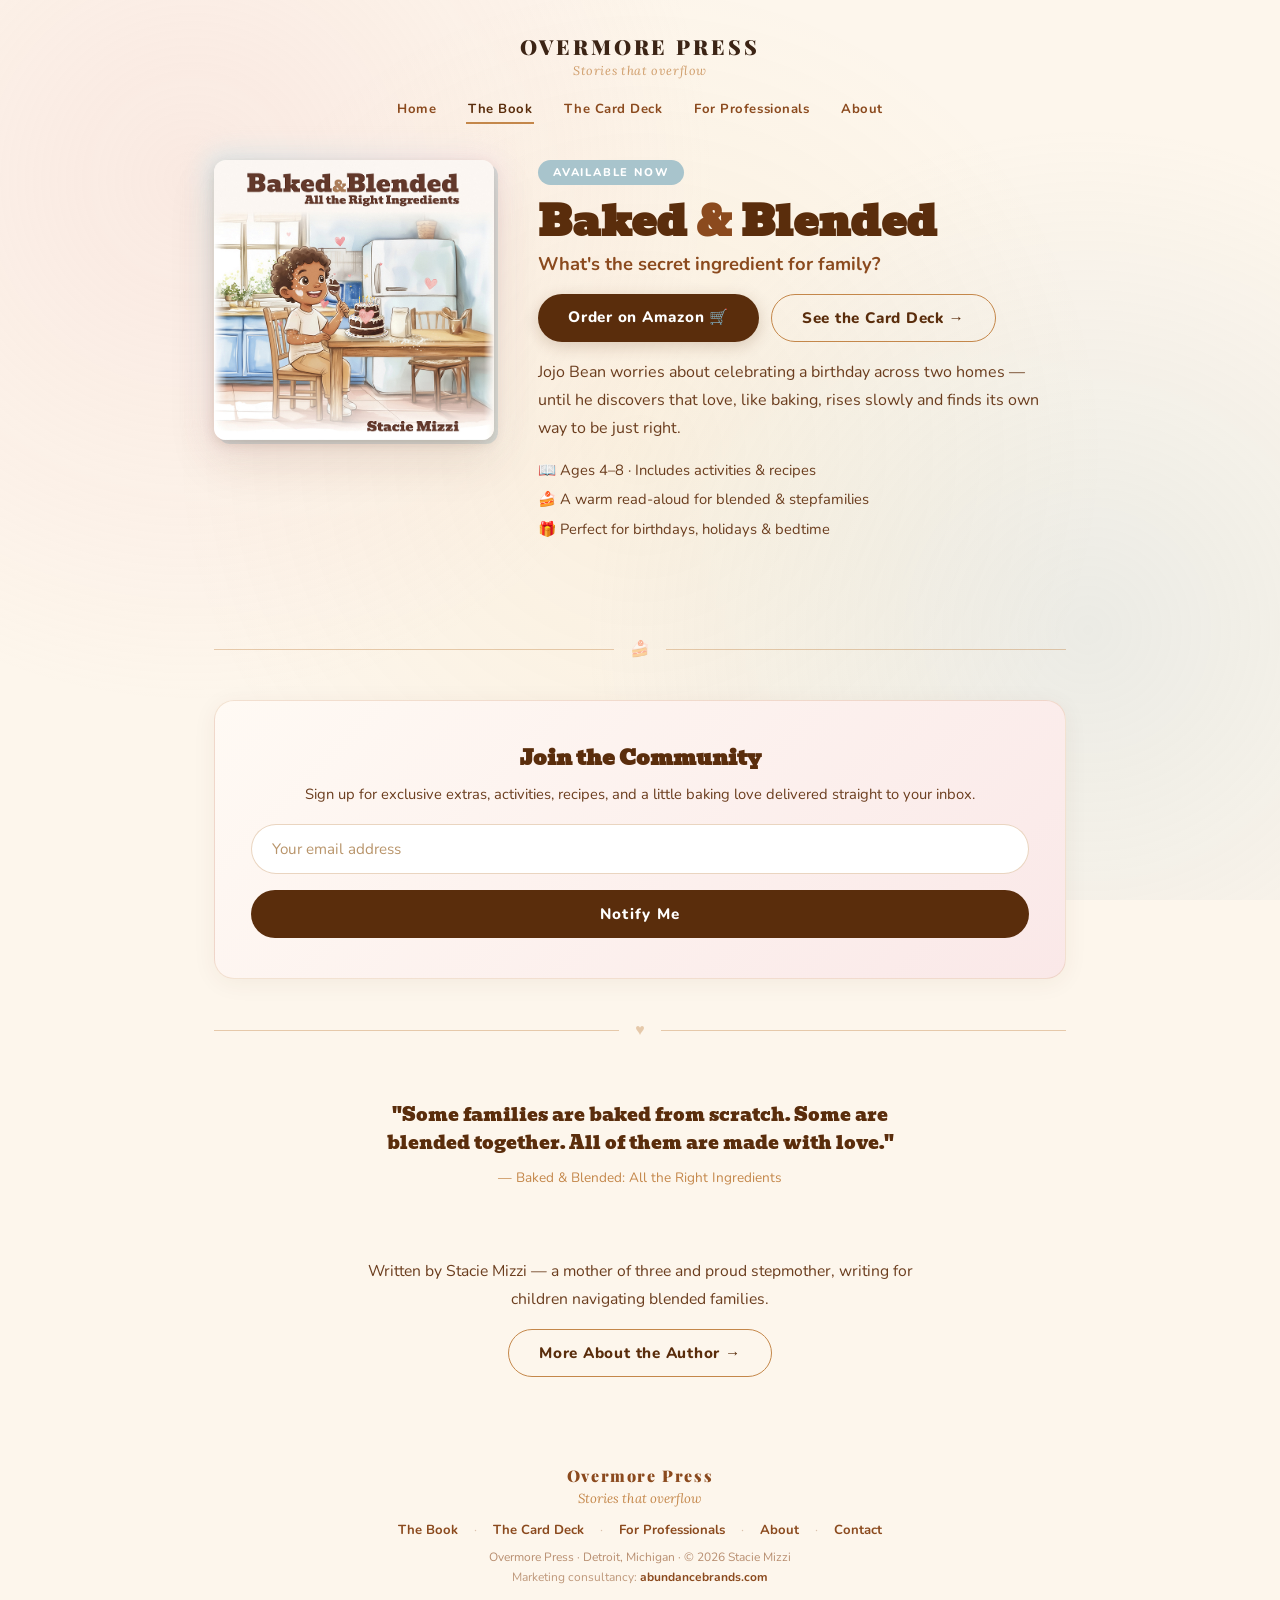
<file: baked-blended/all-the-right-ingredients.html>
<!DOCTYPE html>
<html lang="en">
<head>
  <meta charset="UTF-8" />
  <meta name="viewport" content="width=device-width, initial-scale=1.0"/>
  <title>Baked & Blended: All the Right Ingredients — A Picture Book for Blended Families | Overmore Press</title>
  <meta name="description" content="A warm, whimsical picture book for blended families. Jojo Bean discovers that love, like baking, rises slowly and finds its own way to be just right. Ages 4-8. Available now on Amazon." />
  <link href="https://fonts.googleapis.com/css2?family=Bevan&family=Playfair+Display:wght@700;900&family=Lora:ital@0;1&family=Nunito:wght@400;600;700;800&display=swap" rel="stylesheet"/>
  <link rel="icon" type="image/x-icon" href="/favicon.ico" />
  <link rel="icon" type="image/png" sizes="32x32" href="/images/favicon/favicon-32x32.png" />
  <link rel="icon" type="image/png" sizes="16x16" href="/images/favicon/favicon-16x16.png" />
  <link rel="apple-touch-icon" sizes="180x180" href="/images/favicon/apple-touch-icon.png" />
  <link rel="icon" type="image/png" sizes="192x192" href="/images/favicon/android-chrome-192x192.png" />
  <link rel="stylesheet" href="/css/main.css" />
</head>
<body>

  <div class="wrapper">

    <header class="site-header">
      <a class="imprint-link" href="/"><div class="imprint-name">Overmore Press</div></a>
      <div class="imprint-tagline">Stories that overflow</div>
      <nav class="site-nav" aria-label="Primary">
        <a href="/">Home</a>
        <a href="/baked-blended/all-the-right-ingredients.html" aria-current="page">The Book</a>
        <a href="/baked-blended/a-recipe-for-connection.html">The Card Deck</a>
        <a href="/baked-blended/for-professionals.html">For Professionals</a>
        <a href="/about.html">About</a>
      </nav>
    </header>

    <!-- Hero -->
    <section class="hero">
      <div class="hero-cover-wrap">
        <img class="hero-cover" src="/cover.jpg" alt="Baked & Blended: All the Right Ingredients book cover" />
      </div>
      <div class="hero-text">
        <a class="badge" href="https://a.co/d/0hGaxpVx" target="_blank" rel="noopener">Available Now</a>
        <h1 class="hero-title">Baked <span class="amp">&amp;</span> Blended</h1>
        <p class="hero-subtitle">What's the secret ingredient for family?</p>
        <div class="btn-row" style="margin: 4px 0 16px;">
          <a class="btn btn-primary" href="https://a.co/d/0hGaxpVx" target="_blank" rel="noopener">Order on Amazon 🛒</a>
          <a class="btn btn-secondary" href="/baked-blended/a-recipe-for-connection.html">See the Card Deck →</a>
        </div>
        <p class="hero-description">
          Jojo Bean worries about celebrating a birthday across two homes — until he discovers that love, like baking, rises slowly and finds its own way to be just right.
        </p>
        <ul style="font-size:0.92rem; color: var(--text-mid); line-height: 2; list-style:none; padding:0; margin: 14px 0;">
          <li>📖 Ages 4–8 · Includes activities &amp; recipes</li>
          <li>🍰 A warm read-aloud for blended &amp; stepfamilies</li>
          <li>🎁 Perfect for birthdays, holidays &amp; bedtime</li>
        </ul>
      </div>
    </section>

    <div class="divider">
      <div class="divider-line"></div>
      <span class="divider-icon">🍰</span>
      <div class="divider-line"></div>
    </div>

    <!-- Email Capture -->
    <section class="email-section">
      <h2>Join the Community</h2>
      <p>Sign up for exclusive extras, activities, recipes, and a little baking love delivered straight to your inbox.</p>
      <div id="mc_embed_shell">
        <style>
          #mc_embed_signup { background: transparent !important; font-family: 'Nunito', sans-serif !important; width: 100% !important; }
          #mc_embed_signup h2 { display: none; }
          #mc_embed_signup .indicates-required { display: none; }
          #mc_embed_signup .mc-field-group { margin-bottom: 12px; }
          #mc_embed_signup .mc-field-group label { display: none; }
          #mc_embed_signup input.email {
            width: 100% !important; padding: 14px 20px !important;
            border: 1.5px solid rgba(196,135,74,0.35) !important; border-radius: 50px !important;
            font-family: 'Nunito', sans-serif !important; font-size: 0.95rem !important;
            color: var(--text-dark) !important; background: white !important;
            box-sizing: border-box !important; outline: none !important;
            transition: border-color 0.2s ease !important;
          }
          #mc_embed_signup input.email:focus { border-color: var(--brown-light) !important; }
          #mc_embed_signup input.email::placeholder { color: #b8946a; }
          #mc_embed_signup .button {
            width: 100% !important; background: var(--brown-dark) !important; color: white !important;
            font-family: 'Nunito', sans-serif !important; font-weight: 800 !important; font-size: 0.95rem !important;
            letter-spacing: 0.08em !important; padding: 14px 20px !important; border: none !important;
            border-radius: 50px !important; cursor: pointer !important;
            transition: background 0.2s ease, transform 0.15s ease !important; margin-top: 4px !important;
          }
          #mc_embed_signup .button:hover { background: var(--brown-mid) !important; transform: translateY(-1px) !important; }
          #mc_embed_signup .foot { flex-direction: column; gap: 8px; }
          #mc_embed_signup .optionalParent { margin-top: 0; }
          #mc_embed_signup div.mce_inline_error { background: transparent !important; color: #c0392b !important; font-size: 0.8rem !important; padding: 4px 0 !important; }
          #mc_embed_signup #mce-success-response { color: var(--brown-dark) !important; font-weight: 700 !important; font-size: 0.9rem !important; padding: 8px 0 !important; }
          #mc_embed_signup .optionalParent p { display: none !important; }
        </style>
        <div id="mc_embed_signup">
          <form action="https://overmorepress.us5.list-manage.com/subscribe/post?u=45629bc54ec881c3ac927d8b1&amp;id=a9775dd2db&amp;f_id=00acc1e1f0" method="post" id="mc-embedded-subscribe-form" name="mc-embedded-subscribe-form" class="validate" target="_blank">
            <div id="mc_embed_signup_scroll">
              <div class="mc-field-group">
                <label for="mce-EMAIL">Email Address</label>
                <input type="email" name="EMAIL" class="required email" id="mce-EMAIL" required="" value="" placeholder="Your email address">
              </div>
              <div id="mce-responses" class="clear foot">
                <div class="response" id="mce-error-response" style="display: none;"></div>
                <div class="response" id="mce-success-response" style="display: none;"></div>
              </div>
              <div aria-hidden="true" style="position: absolute; left: -5000px;">
                <input type="text" name="b_45629bc54ec881c3ac927d8b1_a9775dd2db" tabindex="-1" value="">
              </div>
              <div class="optionalParent">
                <div class="clear foot">
                  <input type="submit" name="subscribe" id="mc-embedded-subscribe" class="button" value="Notify Me">
                </div>
              </div>
            </div>
          </form>
        </div>
        <script src="https://code.jquery.com/jquery-3.7.1.min.js"></script>
        <script type="text/javascript" src="//s3.amazonaws.com/downloads.mailchimp.com/js/mc-validate.js"></script>
        <script type="text/javascript">(function($) {window.fnames = new Array(); window.ftypes = new Array();fnames[0]='EMAIL';ftypes[0]='email';}(jQuery));var $mcj = jQuery.noConflict(true);</script>
      </div>
    </section>

    <div class="divider">
      <div class="divider-line"></div>
      <span class="divider-icon">♥</span>
      <div class="divider-line"></div>
    </div>

    <!-- Pull Quote -->
    <div class="pull-quote">
      <blockquote>"Some families are baked from scratch. Some are blended together. All of them are made with love."</blockquote>
      <cite>— Baked &amp; Blended: All the Right Ingredients</cite>
    </div>

    <!-- Short about + link -->
    <section class="content-section" style="text-align:center;">
      <p style="max-width:560px; margin:0 auto 16px;">Written by Stacie Mizzi — a mother of three and proud stepmother, writing for children navigating blended families.</p>
      <a class="btn btn-secondary" href="/about.html">More About the Author →</a>
    </section>

    <!-- Footer -->
    <footer>
      <div class="footer-imprint">Overmore Press</div>
      <div class="footer-tagline">Stories that overflow</div>
      <div class="footer-links">
        <a href="/baked-blended/all-the-right-ingredients.html">The Book</a><span>·</span>
        <a href="/baked-blended/a-recipe-for-connection.html">The Card Deck</a><span>·</span>
        <a href="/baked-blended/for-professionals.html">For Professionals</a><span>·</span>
        <a href="/about.html">About</a><span>·</span>
        <a href="mailto:info@overmorepress.com">Contact</a>
      </div>
      <div class="footer-fine">Overmore Press · Detroit, Michigan · © 2026 Stacie Mizzi</div>
      <div class="footer-consultancy">Marketing consultancy: <a href="https://www.abundancebrands.com" target="_blank" rel="noopener">abundancebrands.com</a></div>
    </footer>

  </div>

</body>
</html>
</file>
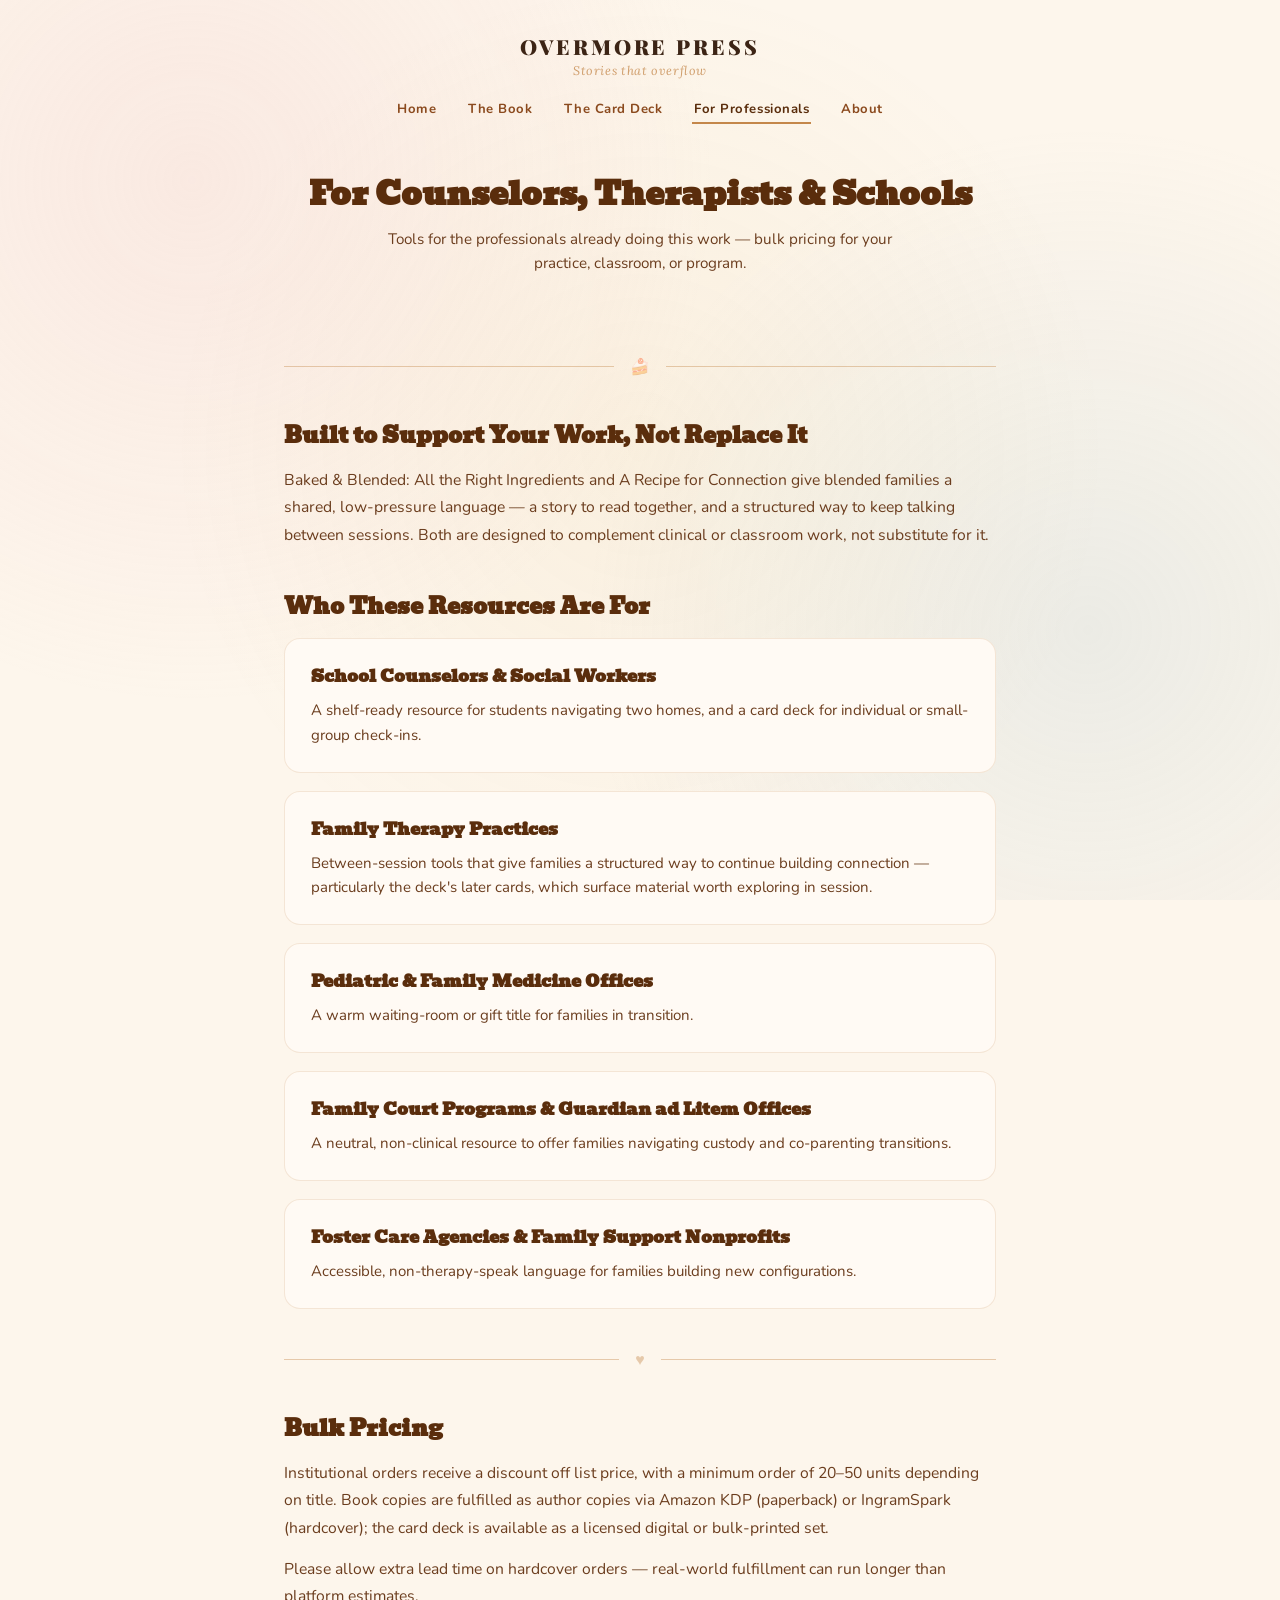
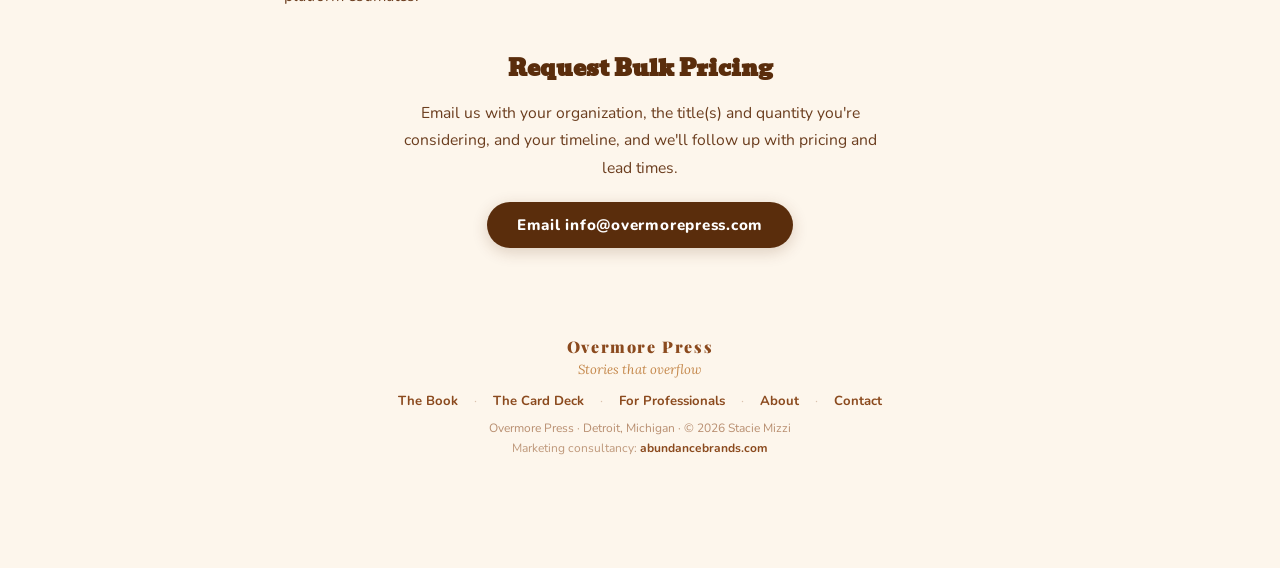
<file: baked-blended/for-professionals.html>
<!DOCTYPE html>
<html lang="en">
<head>
  <meta charset="UTF-8" />
  <meta name="viewport" content="width=device-width, initial-scale=1.0"/>
  <title>For Counselors, Therapists & Schools — Bulk Orders | Overmore Press</title>
  <meta name="description" content="Baked & Blended books and conversation cards for school counselors, family therapists, and support organizations working with blended families. Bulk pricing available." />
  <link href="https://fonts.googleapis.com/css2?family=Bevan&family=Playfair+Display:wght@700;900&family=Lora:ital@0;1&family=Nunito:wght@400;600;700;800&display=swap" rel="stylesheet"/>
  <link rel="icon" type="image/x-icon" href="/favicon.ico" />
  <link rel="icon" type="image/png" sizes="32x32" href="/images/favicon/favicon-32x32.png" />
  <link rel="icon" type="image/png" sizes="16x16" href="/images/favicon/favicon-16x16.png" />
  <link rel="apple-touch-icon" sizes="180x180" href="/images/favicon/apple-touch-icon.png" />
  <link rel="icon" type="image/png" sizes="192x192" href="/images/favicon/android-chrome-192x192.png" />
  <link rel="stylesheet" href="/css/main.css" />
</head>
<body>

  <div class="wrapper wrapper--narrow">

    <header class="site-header">
      <a class="imprint-link" href="/"><div class="imprint-name">Overmore Press</div></a>
      <div class="imprint-tagline">Stories that overflow</div>
      <nav class="site-nav" aria-label="Primary">
        <a href="/">Home</a>
        <a href="/baked-blended/all-the-right-ingredients.html">The Book</a>
        <a href="/baked-blended/a-recipe-for-connection.html">The Card Deck</a>
        <a href="/baked-blended/for-professionals.html" aria-current="page">For Professionals</a>
        <a href="/about.html">About</a>
      </nav>
    </header>

    <section style="text-align:center; padding: 24px 0 8px;">
      <h1 class="section-heading" style="font-size:2rem;">For Counselors, Therapists &amp; Schools</h1>
      <p class="section-sub">Tools for the professionals already doing this work — bulk pricing for your practice, classroom, or program.</p>
    </section>

    <div class="divider"><div class="divider-line"></div><span class="divider-icon">🍰</span><div class="divider-line"></div></div>

    <section class="content-section">
      <h2>Built to Support Your Work, Not Replace It</h2>
      <p>Baked &amp; Blended: All the Right Ingredients and A Recipe for Connection give blended families a shared, low-pressure language — a story to read together, and a structured way to keep talking between sessions. Both are designed to complement clinical or classroom work, not substitute for it.</p>
    </section>

    <section class="content-section">
      <h2>Who These Resources Are For</h2>
      <div class="info-card">
        <h3>School Counselors &amp; Social Workers</h3>
        <p>A shelf-ready resource for students navigating two homes, and a card deck for individual or small-group check-ins.</p>
      </div>
      <div class="info-card">
        <h3>Family Therapy Practices</h3>
        <p>Between-session tools that give families a structured way to continue building connection — particularly the deck's later cards, which surface material worth exploring in session.</p>
      </div>
      <div class="info-card">
        <h3>Pediatric &amp; Family Medicine Offices</h3>
        <p>A warm waiting-room or gift title for families in transition.</p>
      </div>
      <div class="info-card">
        <h3>Family Court Programs &amp; Guardian ad Litem Offices</h3>
        <p>A neutral, non-clinical resource to offer families navigating custody and co-parenting transitions.</p>
      </div>
      <div class="info-card">
        <h3>Foster Care Agencies &amp; Family Support Nonprofits</h3>
        <p>Accessible, non-therapy-speak language for families building new configurations.</p>
      </div>
    </section>

    <div class="divider"><div class="divider-line"></div><span class="divider-icon">♥</span><div class="divider-line"></div></div>

    <section class="content-section">
      <h2>Bulk Pricing</h2>
      <p>Institutional orders receive a discount off list price, with a minimum order of 20–50 units depending on title. Book copies are fulfilled as author copies via Amazon KDP (paperback) or IngramSpark (hardcover); the card deck is available as a licensed digital or bulk-printed set.</p>
      <p>Please allow extra lead time on hardcover orders — real-world fulfillment can run longer than platform estimates.</p>
    </section>

    <section class="content-section" style="text-align:center;">
      <h2>Request Bulk Pricing</h2>
      <p style="max-width:480px; margin:0 auto 20px;">Email us with your organization, the title(s) and quantity you're considering, and your timeline, and we'll follow up with pricing and lead times.</p>
      <a class="btn btn-primary" href="mailto:info@overmorepress.com?subject=Bulk%20Order%20Inquiry">Email info@overmorepress.com</a>
    </section>

    <!-- Footer -->
    <footer>
      <div class="footer-imprint">Overmore Press</div>
      <div class="footer-tagline">Stories that overflow</div>
      <div class="footer-links">
        <a href="/baked-blended/all-the-right-ingredients.html">The Book</a><span>·</span>
        <a href="/baked-blended/a-recipe-for-connection.html">The Card Deck</a><span>·</span>
        <a href="/baked-blended/for-professionals.html">For Professionals</a><span>·</span>
        <a href="/about.html">About</a><span>·</span>
        <a href="mailto:info@overmorepress.com">Contact</a>
      </div>
      <div class="footer-fine">Overmore Press · Detroit, Michigan · © 2026 Stacie Mizzi</div>
      <div class="footer-consultancy">Marketing consultancy: <a href="https://www.abundancebrands.com" target="_blank" rel="noopener">abundancebrands.com</a></div>
    </footer>

  </div>

</body>
</html>
</file>
<file: css/main.css>
/* ============================================
   OVERMORE PRESS — SHARED STYLESHEET
   Imprint layer: Playfair Display Black + Lora
   Baked & Blended series: Bevan + Nunito
   ============================================ */

:root {
  --cream: #fdf6ec;
  --warm-white: #fffaf4;
  --brown-dark: #5a2d0c;
  --brown-mid: #8b4a1e;
  --brown-light: #c4874a;
  --dusty-blue: #a8c4cc;
  --dusty-blue-light: #d4e8ec;
  --blush: #f2c4c4;
  --blush-light: #fae8e8;
  --text-dark: #3a1f0a;
  --text-mid: #6b3d1e;
  --gold: #d4a843;
  --story-brown: #3c2415; /* universal catalog text anchor */
}

* { margin: 0; padding: 0; box-sizing: border-box; }

body {
  background-color: var(--cream);
  font-family: 'Nunito', sans-serif;
  color: var(--story-brown);
  overflow-x: hidden;
}

a { color: inherit; }

/* ── SCATTERED HEARTS BACKGROUND ── */
body::before {
  content: '';
  position: fixed;
  inset: 0;
  background-image:
    radial-gradient(circle at 15% 20%, rgba(242,196,196,0.25) 0%, transparent 40%),
    radial-gradient(circle at 85% 70%, rgba(168,196,204,0.2) 0%, transparent 40%),
    radial-gradient(circle at 50% 50%, rgba(212,168,67,0.08) 0%, transparent 60%);
  pointer-events: none;
  z-index: 0;
}

.wrapper {
  position: relative;
  z-index: 1;
  max-width: 900px;
  margin: 0 auto;
  padding: 0 24px 80px;
}

.wrapper--narrow { max-width: 760px; }

/* ── SITE HEADER / NAV ── */
.site-header {
  position: relative;
  z-index: 2;
  text-align: center;
  padding: 20px 0 14px;
  animation: fadeDown 0.8s ease both;
}
@media (min-width: 640px) {
  .site-header { padding: 32px 0 20px; }
}
.site-header a.imprint-link { text-decoration: none; }
.imprint-name {
  font-family: 'Playfair Display', serif;
  font-weight: 900;
  font-size: 1.3rem;
  letter-spacing: 0.14em;
  text-transform: uppercase;
  color: var(--story-brown);
}
.imprint-tagline {
  font-family: 'Lora', serif;
  font-style: italic;
  font-size: 0.78rem;
  letter-spacing: 0.05em;
  color: var(--brown-light);
  margin-top: 2px;
  opacity: 0.8;
}

.site-nav {
  display: flex;
  justify-content: center;
  flex-wrap: wrap;
  gap: 8px 28px;
  margin-top: 18px;
  font-family: 'Nunito', sans-serif;
  font-weight: 700;
  font-size: 0.82rem;
  letter-spacing: 0.04em;
}
.site-nav a {
  text-decoration: none;
  color: var(--brown-mid);
  padding: 4px 2px;
  border-bottom: 2px solid transparent;
  transition: border-color 0.2s ease, color 0.2s ease;
}
.site-nav a:hover,
.site-nav a[aria-current="page"] {
  color: var(--brown-dark);
  border-bottom-color: var(--brown-light);
}

/* ── DIVIDER ── */
.divider {
  display: flex;
  align-items: center;
  gap: 16px;
  margin: 40px 0;
  opacity: 0.4;
}
.divider-line { flex: 1; height: 1px; background: var(--brown-light); }
.divider-icon { font-size: 1rem; color: var(--brown-light); }

/* ── BUTTONS ── */
.btn {
  display: inline-block;
  font-family: 'Nunito', sans-serif;
  font-weight: 800;
  font-size: 0.95rem;
  letter-spacing: 0.05em;
  padding: 13px 30px;
  border-radius: 50px;
  text-decoration: none;
  transition: background 0.2s ease, transform 0.15s ease, box-shadow 0.2s ease;
  border: none;
  cursor: pointer;
}
.btn-primary {
  background: var(--brown-dark);
  color: white !important;
  box-shadow: 0 4px 16px rgba(90,45,12,0.2);
}
.btn-primary:hover { background: var(--brown-mid); transform: translateY(-2px); box-shadow: 0 6px 20px rgba(90,45,12,0.25); }
.btn-secondary {
  background: transparent;
  color: var(--brown-dark) !important;
  border: 1.5px solid var(--brown-light);
}
.btn-secondary:hover { background: rgba(196,135,74,0.08); transform: translateY(-2px); }
.btn-row { display: flex; gap: 12px; flex-wrap: wrap; }

.badge {
  text-decoration: none;
  display: inline-block;
  background: var(--dusty-blue);
  color: white;
  font-family: 'Nunito', sans-serif;
  font-weight: 800;
  font-size: 0.7rem;
  letter-spacing: 0.16em;
  text-transform: uppercase;
  padding: 5px 15px;
  border-radius: 100px;
  margin-bottom: 14px;
}

/* ── PRODUCT CARD (used on homepage hub) ── */
.product-grid {
  display: grid;
  grid-template-columns: 1fr;
  gap: 28px;
  margin: 32px 0;
}
@media (min-width: 640px) {
  .product-grid { grid-template-columns: 1fr 1fr; }
}
.product-card {
  background: var(--warm-white);
  border: 1.5px solid rgba(196,135,74,0.18);
  border-radius: 20px;
  padding: 28px 26px 30px;
  display: flex;
  flex-direction: column;
  gap: 14px;
  text-align: center;
  box-shadow: 0 4px 20px rgba(90,45,12,0.06);
  transition: transform 0.25s ease, box-shadow 0.25s ease;
}
.product-card:hover { transform: translateY(-4px); box-shadow: 0 10px 28px rgba(90,45,12,0.1); }
.product-card > a {
  display: flex;
  flex-direction: column;
  gap: 14px;
  text-decoration: none;
  color: inherit;
}
.product-card img {
  width: 100%;
  max-width: 200px;
  margin: 0 auto;
  border-radius: 10px;
  box-shadow: 0 6px 18px rgba(90,45,12,0.15);
}
.product-card h3 {
  font-family: 'Bevan', serif;
  font-size: 1.25rem;
  color: var(--brown-dark);
}
.product-card p.tagline {
  font-family: 'Nunito', sans-serif;
  font-weight: 700;
  color: var(--brown-mid);
  font-size: 0.95rem;
  margin-top: -6px;
}
.product-card p.desc {
  font-size: 0.92rem;
  line-height: 1.6;
  color: var(--text-mid);
}

/* ── HERO (product pages) ── */
.hero {
  display: flex;
  flex-direction: column;
  align-items: center;
  gap: 36px;
  padding: 16px 0 40px;
  animation: fadeUp 0.9s ease 0.2s both;
}
.hero-cover-wrap {
  position: relative;
  width: 180px;
  flex-shrink: 0;
}
@media (min-width: 640px) {
  .hero-cover-wrap { width: 280px; }
}
.hero-cover-wrap::before {
  content: '';
  position: absolute;
  inset: -8px;
  border-radius: 18px;
  background: linear-gradient(135deg, var(--dusty-blue-light), var(--blush-light), var(--cream));
  z-index: -1;
  filter: blur(12px);
  opacity: 0.8;
}
.hero-cover {
  width: 100%;
  border-radius: 12px;
  box-shadow: 0 4px 12px rgba(90,45,12,0.15), 0 20px 48px rgba(90,45,12,0.12), 4px 4px 0 rgba(168,196,204,0.4);
  display: block;
  transition: transform 0.4s ease, box-shadow 0.4s ease;
}
.hero-cover:hover { transform: translateY(-6px) rotate(1deg); }
.hero-text { text-align: center; max-width: 520px; }
.hero-title {
  font-family: 'Bevan', serif;
  font-size: clamp(1.6rem, 6vw, 2.6rem);
  color: var(--brown-dark);
  line-height: 1.1;
  margin-bottom: 6px;
}
.hero-title .amp { color: var(--brown-mid); }
.hero-subtitle {
  font-family: 'Nunito', sans-serif;
  font-weight: 700;
  font-size: clamp(1rem, 3vw, 1.15rem);
  color: var(--brown-mid);
  margin-bottom: 18px;
}
.hero-description { font-size: 1rem; line-height: 1.75; color: var(--text-mid); margin-bottom: 10px; }
.meta-tag {
  display: inline-block;
  font-size: 0.8rem;
  font-weight: 700;
  color: var(--brown-light);
  letter-spacing: 0.06em;
  text-transform: uppercase;
  margin-top: 8px;
}
@media (min-width: 640px) {
  .hero { flex-direction: row; align-items: flex-start; text-align: left; gap: 44px; }
  .hero-text { text-align: left; }
}

/* ── GENERIC SECTION ── */
.section-heading {
  font-family: 'Bevan', serif;
  font-size: 1.5rem;
  color: var(--brown-dark);
  text-align: center;
  margin-bottom: 8px;
}
.section-sub {
  text-align: center;
  color: var(--text-mid);
  font-size: 0.95rem;
  max-width: 560px;
  margin: 0 auto 32px;
  line-height: 1.6;
}

/* ── GALLERY ── */
.gallery-grid {
  display: grid;
  grid-template-columns: repeat(2, 1fr);
  gap: 16px;
  margin: 24px 0 40px;
}
@media (min-width: 640px) { .gallery-grid { grid-template-columns: repeat(3, 1fr); } }
.gallery-grid img {
  width: 100%;
  border-radius: 12px;
  box-shadow: 0 4px 14px rgba(90,45,12,0.1);
  display: block;
}
.gallery-grid figure { margin: 0; }
.gallery-grid figcaption {
  font-size: 0.78rem;
  color: var(--brown-light);
  text-align: center;
  margin-top: 6px;
}

/* ── EMAIL SECTION ── */
.email-section {
  background: linear-gradient(135deg, var(--warm-white), var(--blush-light));
  border: 1.5px solid rgba(196,135,74,0.2);
  border-radius: 20px;
  padding: 40px 36px;
  text-align: center;
  box-shadow: 0 4px 24px rgba(90,45,12,0.06);
}
.email-section h2 {
  font-family: 'Bevan', serif;
  font-size: 1.3rem;
  color: var(--brown-dark);
  margin-bottom: 10px;
}
.email-section p { color: var(--text-mid); font-size: 0.92rem; margin-bottom: 20px; }

/* ── PULL QUOTE ── */
.pull-quote { text-align: center; padding: 20px 0 30px; }
.pull-quote blockquote {
  font-family: 'Bevan', serif;
  font-size: 1.15rem;
  color: var(--brown-dark);
  line-height: 1.5;
  max-width: 560px;
  margin: 0 auto 10px;
}
.pull-quote cite { font-size: 0.85rem; color: var(--brown-light); font-style: normal; }

/* ── SIMPLE CONTENT SECTION (institutional / about) ── */
.content-section { margin: 40px 0; }
.content-section h2 {
  font-family: 'Bevan', serif;
  font-size: 1.35rem;
  color: var(--brown-dark);
  margin-bottom: 14px;
}
.content-section p { font-size: 0.98rem; line-height: 1.75; color: var(--text-mid); margin-bottom: 14px; }
.content-section ul { margin: 0 0 18px 20px; color: var(--text-mid); font-size: 0.96rem; line-height: 1.9; }

.info-card {
  background: var(--warm-white);
  border: 1.5px solid rgba(196,135,74,0.18);
  border-radius: 16px;
  padding: 24px 26px;
  margin-bottom: 18px;
}
.info-card h3 { font-family: 'Bevan', serif; font-size: 1.05rem; color: var(--brown-dark); margin-bottom: 8px; }
.info-card p { color: var(--text-mid); font-size: 0.94rem; line-height: 1.65; margin: 0; }

/* ── ABOUT (founder) ── */
.about-hero { text-align: center; padding: 20px 0 30px; }
.about-hero img {
  width: 160px;
  height: 160px;
  object-fit: cover;
  border-radius: 50%;
  box-shadow: 0 6px 20px rgba(90,45,12,0.15);
  margin-bottom: 20px;
}
.about-hero h1 { font-family: 'Bevan', serif; font-size: 1.8rem; color: var(--brown-dark); margin-bottom: 6px; }
.about-hero p.role { color: var(--brown-mid); font-weight: 700; font-size: 0.95rem; }

/* ── FOOTER ── */
footer {
  position: relative;
  z-index: 1;
  text-align: center;
  padding: 48px 0 32px;
  font-size: 0.85rem;
  color: var(--brown-light);
}
.footer-imprint {
  font-family: 'Playfair Display', serif;
  font-weight: 900;
  font-size: 1rem;
  color: var(--brown-mid);
  letter-spacing: 0.1em;
  margin-bottom: 4px;
}
.footer-tagline { font-family: 'Lora', serif; font-style: italic; font-size: 0.82rem; color: var(--brown-light); margin-bottom: 14px; }
footer a { text-decoration: none; color: var(--brown-mid); font-weight: 700; }
footer a:hover { text-decoration: underline; }
.footer-links {
  display: flex;
  justify-content: center;
  flex-wrap: wrap;
  gap: 6px 16px;
  margin: 14px 0 10px;
  font-size: 0.82rem;
}
.footer-links span { color: rgba(139,74,30,0.3); }
.footer-fine { font-size: 0.75rem; color: rgba(139,74,30,0.6); margin-top: 10px; }
.footer-consultancy { font-size: 0.75rem; margin-top: 4px; color: rgba(139,74,30,0.55); }

/* ── ANIMATIONS ── */
@keyframes fadeDown { from { opacity: 0; transform: translateY(-20px); } to { opacity: 1; transform: translateY(0); } }
@keyframes fadeUp { from { opacity: 0; transform: translateY(24px); } to { opacity: 1; transform: translateY(0); } }

/* ── ACCESSIBILITY ── */
a:focus-visible, button:focus-visible { outline: 2px solid var(--brown-dark); outline-offset: 3px; }
@media (prefers-reduced-motion: reduce) {
  * { animation-duration: 0.01ms !important; animation-iteration-count: 1 !important; transition-duration: 0.01ms !important; }
}
</file>
